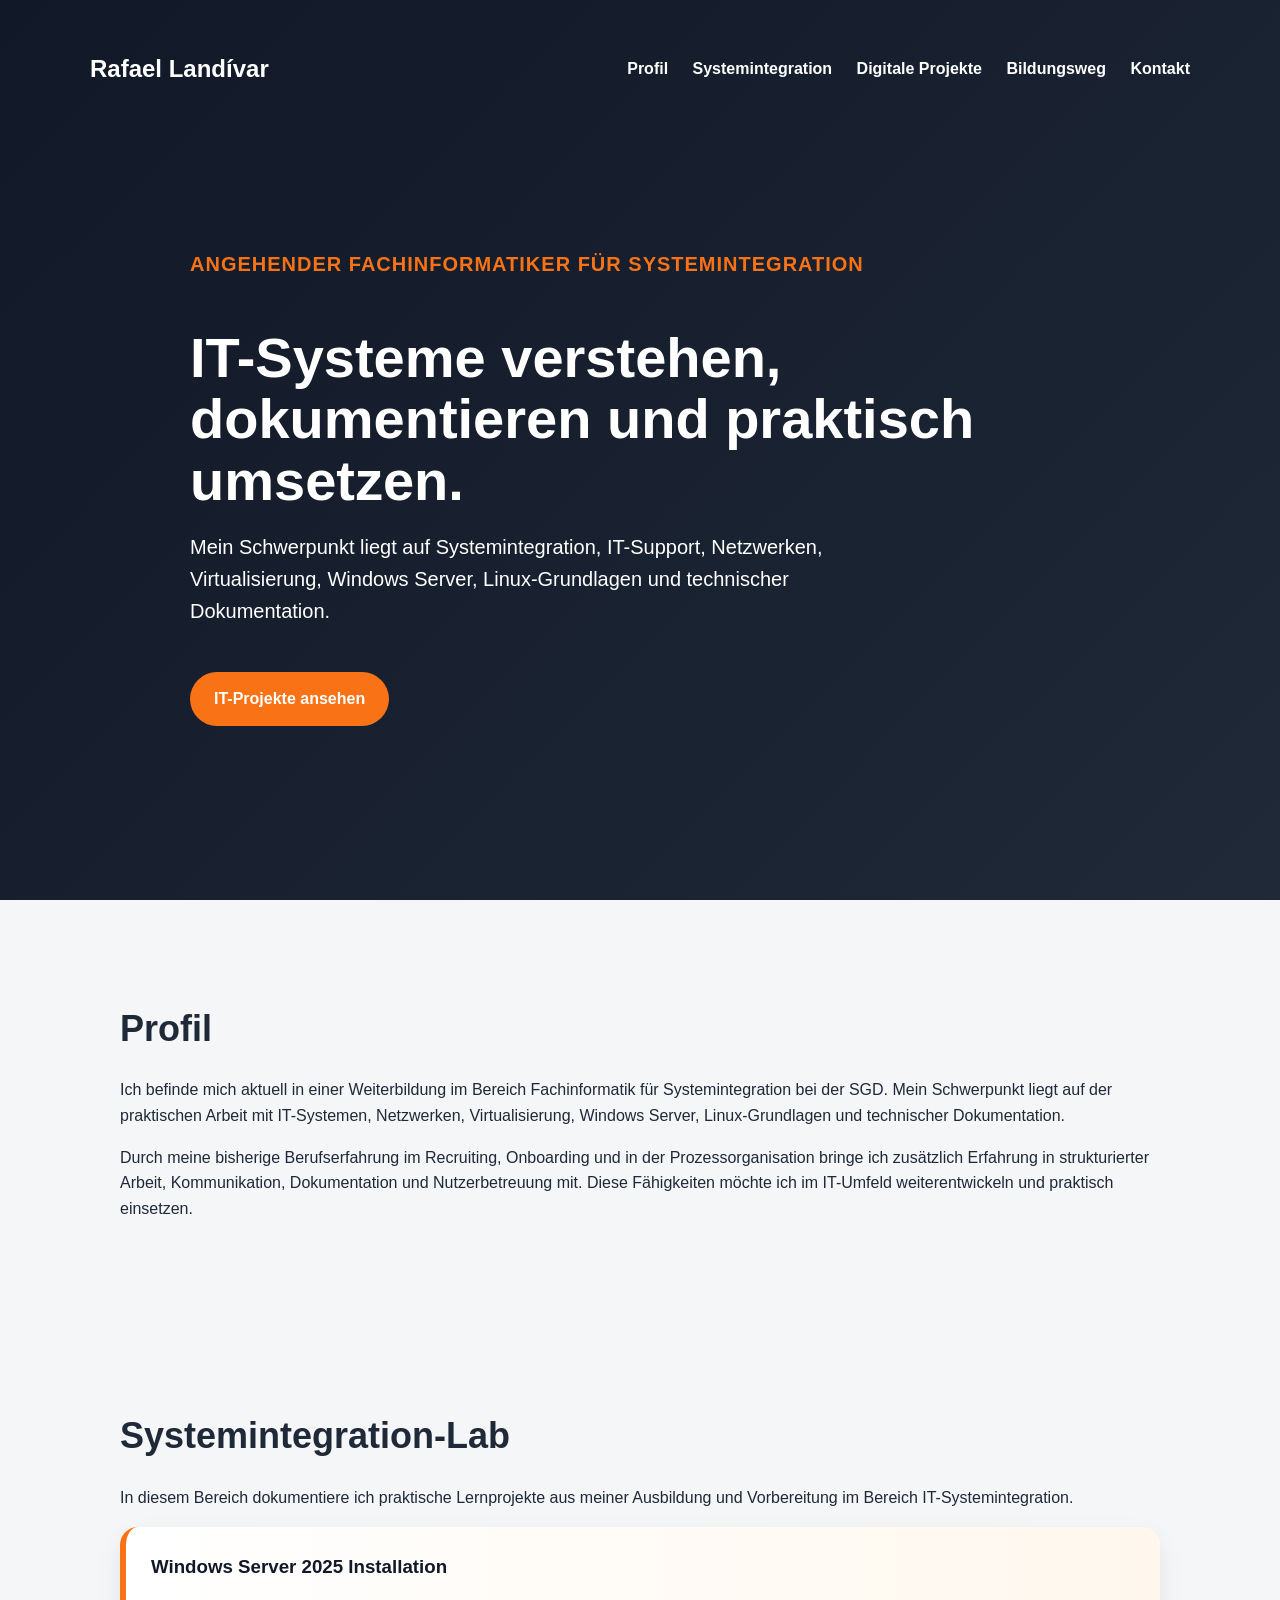
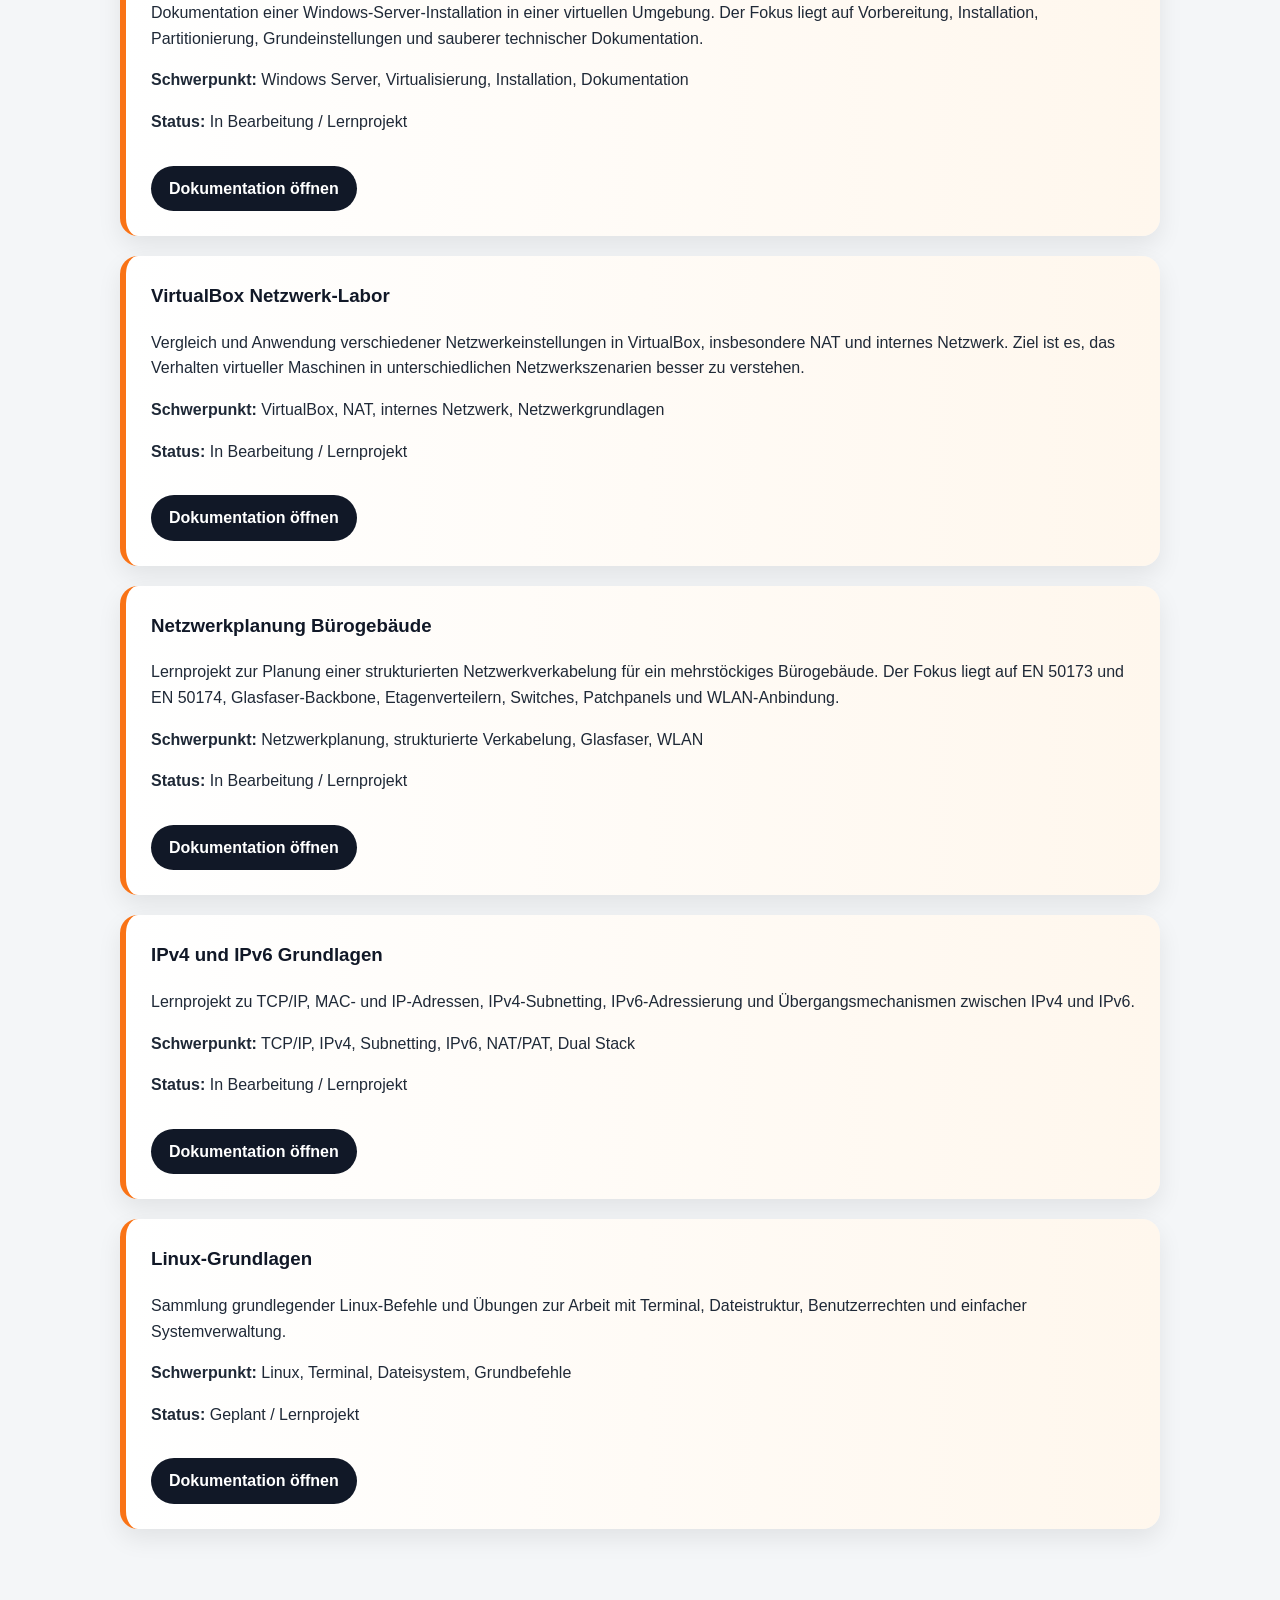
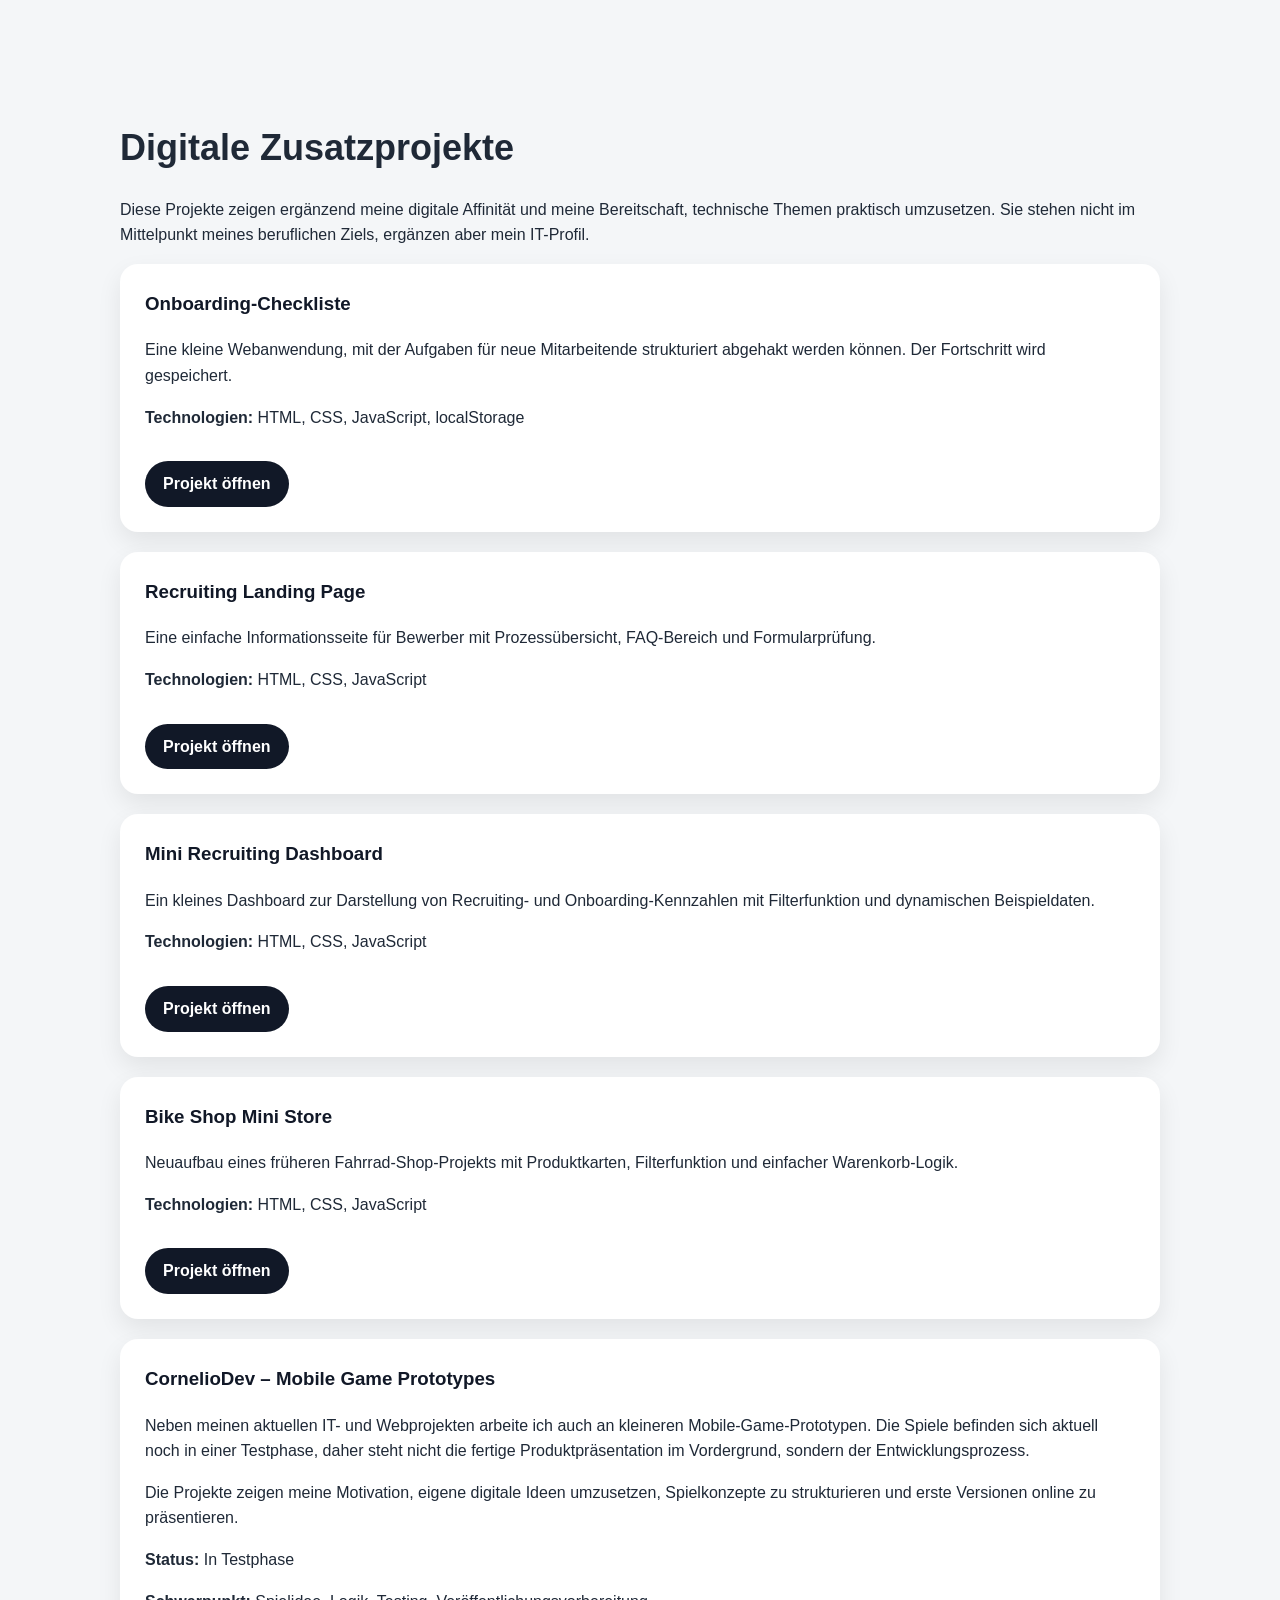
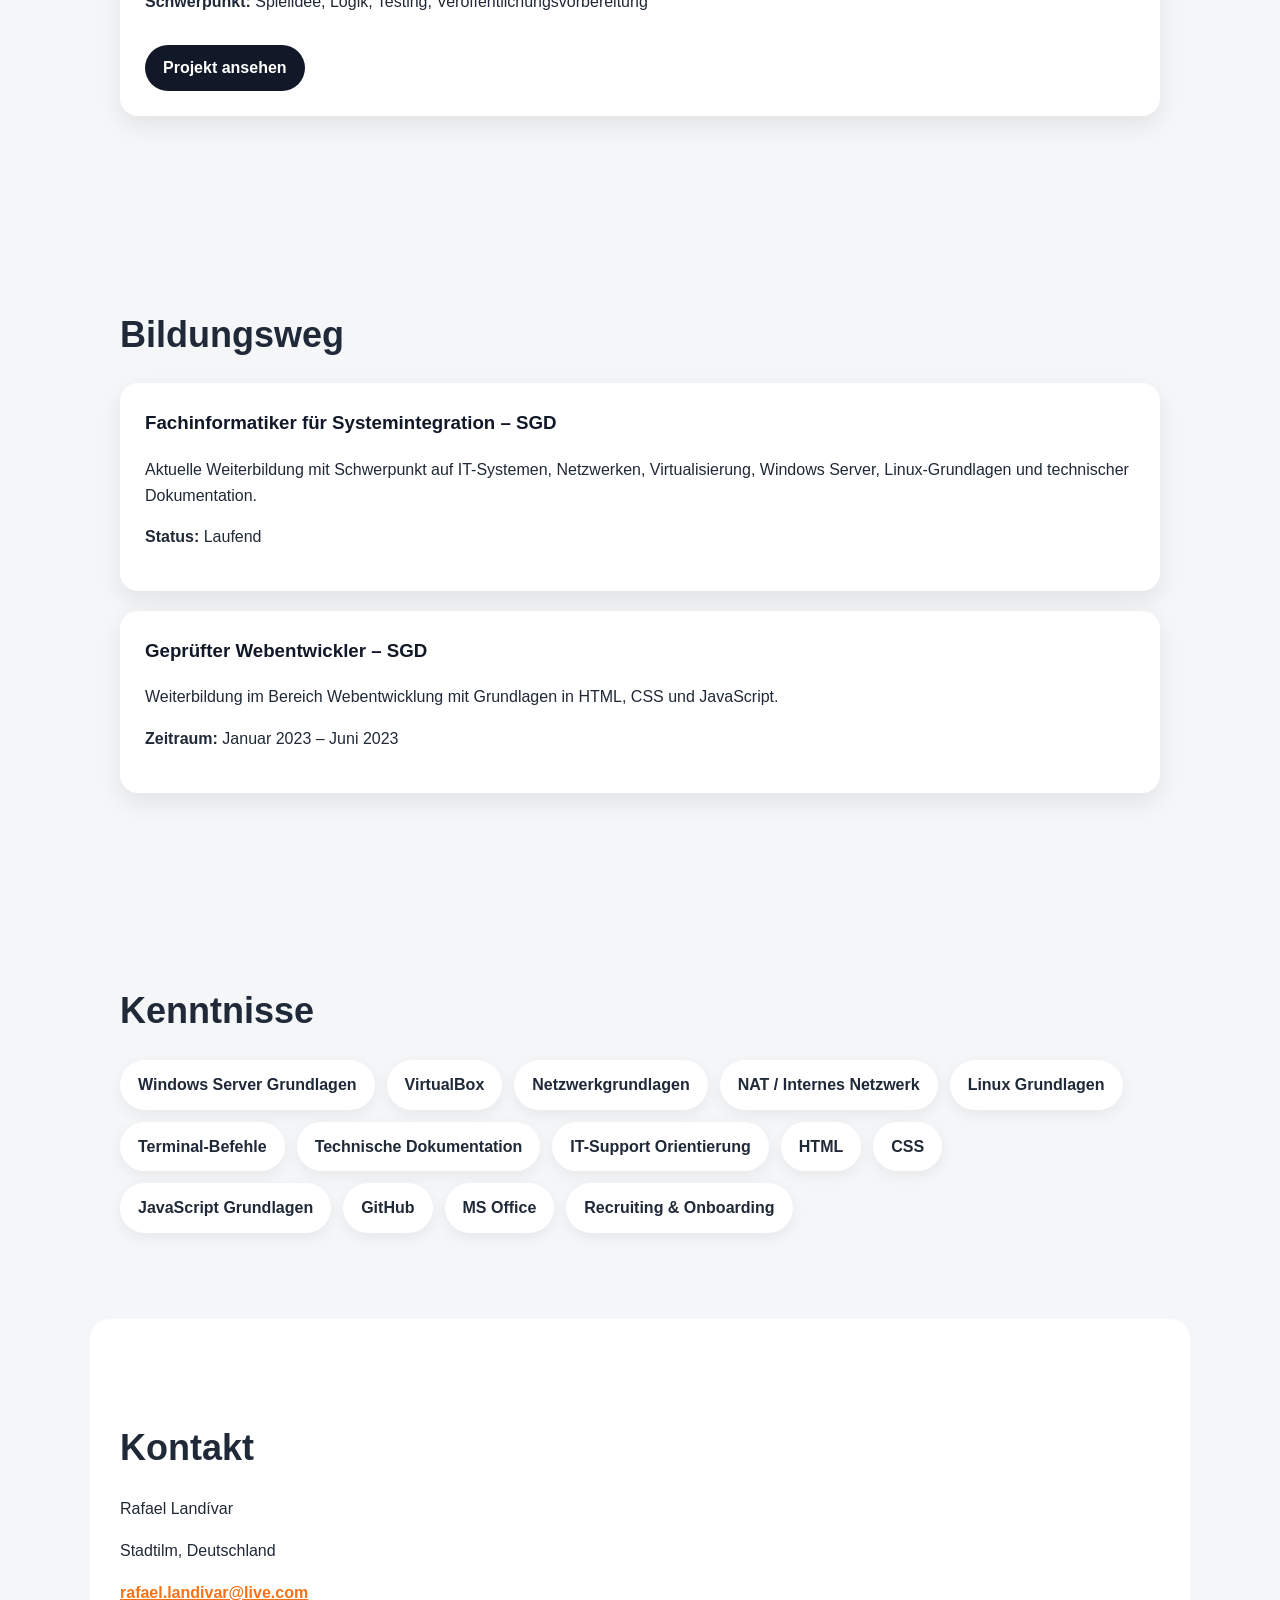
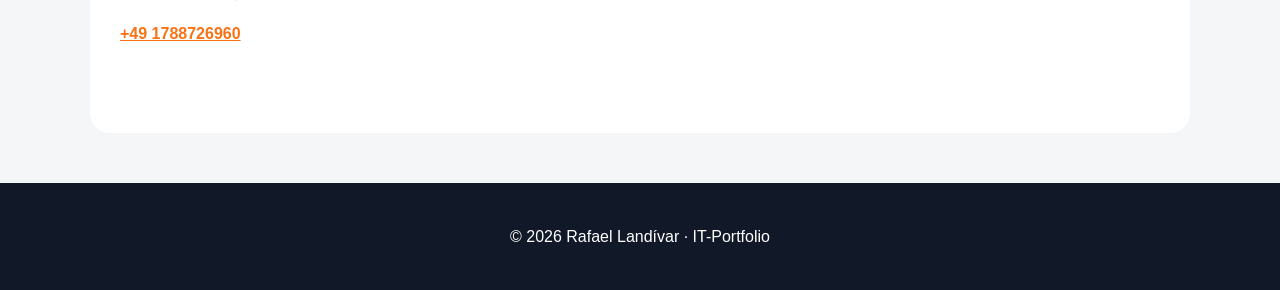
<file: index.html>
<!DOCTYPE html>
<html lang="de">
<head>
  <meta charset="UTF-8">
  <meta name="viewport" content="width=device-width, initial-scale=1.0">
  <title>Rafael Landívar | Fachinformatiker Systemintegration</title>
  <link rel="stylesheet" href="style.css">
</head>
<body>

  <header class="hero">
    <nav class="navbar">
      <h2>Rafael Landívar</h2>
      <div>
        <a href="#profil">Profil</a>
        <a href="#systemintegration">Systemintegration</a>
        <a href="#digitale-projekte">Digitale Projekte</a>
        <a href="#bildungsweg">Bildungsweg</a>
        <a href="#kontakt">Kontakt</a>
      </div>
    </nav>

    <section class="hero-content">
      <p class="subtitle">Angehender Fachinformatiker für Systemintegration</p>
      <h1>IT-Systeme verstehen, dokumentieren und praktisch umsetzen.</h1>
      <p>
        Mein Schwerpunkt liegt auf Systemintegration, IT-Support, Netzwerken,
        Virtualisierung, Windows Server, Linux-Grundlagen und technischer Dokumentation.
      </p>
      <a href="#systemintegration" class="button">IT-Projekte ansehen</a>
    </section>
  </header>

  <main>

    <section id="profil" class="section">
      <h2>Profil</h2>

      <p>
        Ich befinde mich aktuell in einer Weiterbildung im Bereich Fachinformatik
        für Systemintegration bei der SGD. Mein Schwerpunkt liegt auf der praktischen
        Arbeit mit IT-Systemen, Netzwerken, Virtualisierung, Windows Server,
        Linux-Grundlagen und technischer Dokumentation.
      </p>

      <p>
        Durch meine bisherige Berufserfahrung im Recruiting, Onboarding und in der
        Prozessorganisation bringe ich zusätzlich Erfahrung in strukturierter Arbeit,
        Kommunikation, Dokumentation und Nutzerbetreuung mit. Diese Fähigkeiten möchte
        ich im IT-Umfeld weiterentwickeln und praktisch einsetzen.
      </p>
    </section>

    <section id="systemintegration" class="section">
      <h2>Systemintegration-Lab</h2>
      <p>
        In diesem Bereich dokumentiere ich praktische Lernprojekte aus meiner Ausbildung
        und Vorbereitung im Bereich IT-Systemintegration.
      </p>

      <div class="project-card highlight-card">
        <h3>Windows Server 2025 Installation</h3>
        <p>
          Dokumentation einer Windows-Server-Installation in einer virtuellen Umgebung.
          Der Fokus liegt auf Vorbereitung, Installation, Partitionierung,
          Grundeinstellungen und sauberer technischer Dokumentation.
        </p>
        <p><strong>Schwerpunkt:</strong> Windows Server, Virtualisierung, Installation, Dokumentation</p>
        <p><strong>Status:</strong> In Bearbeitung / Lernprojekt</p>
        <a href="projects/windows-server-2025.html" class="button-small">Dokumentation öffnen</a>
      </div>

      <div class="project-card highlight-card">
        <h3>VirtualBox Netzwerk-Labor</h3>
        <p>
          Vergleich und Anwendung verschiedener Netzwerkeinstellungen in VirtualBox,
          insbesondere NAT und internes Netzwerk. Ziel ist es, das Verhalten virtueller
          Maschinen in unterschiedlichen Netzwerkszenarien besser zu verstehen.
        </p>
        <p><strong>Schwerpunkt:</strong> VirtualBox, NAT, internes Netzwerk, Netzwerkgrundlagen</p>
        <p><strong>Status:</strong> In Bearbeitung / Lernprojekt</p>
        <a href="projects/virtualbox-netzwerk.html" class="button-small">Dokumentation öffnen</a>
      </div>
      <div class="project-card highlight-card">
  <h3>Netzwerkplanung Bürogebäude</h3>
  <p>
    Lernprojekt zur Planung einer strukturierten Netzwerkverkabelung für ein
    mehrstöckiges Bürogebäude. Der Fokus liegt auf EN 50173 und EN 50174,
    Glasfaser-Backbone, Etagenverteilern, Switches, Patchpanels und WLAN-Anbindung.
  </p>
  <p><strong>Schwerpunkt:</strong> Netzwerkplanung, strukturierte Verkabelung, Glasfaser, WLAN</p>
  <p><strong>Status:</strong> In Bearbeitung / Lernprojekt</p>
  <a href="projects/netzwerkplanung-buero.html" class="button-small">Dokumentation öffnen</a>
</div>
  <div class="project-card highlight-card">
  <h3>IPv4 und IPv6 Grundlagen</h3>
  <p>
    Lernprojekt zu TCP/IP, MAC- und IP-Adressen, IPv4-Subnetting,
    IPv6-Adressierung und Übergangsmechanismen zwischen IPv4 und IPv6.
  </p>
  <p><strong>Schwerpunkt:</strong> TCP/IP, IPv4, Subnetting, IPv6, NAT/PAT, Dual Stack</p>
  <p><strong>Status:</strong> In Bearbeitung / Lernprojekt</p>
  <a href="projects/ipv4-ipv6-grundlagen.html" class="button-small">Dokumentation öffnen</a>
</div>
      <div class="project-card highlight-card">
        <h3>Linux-Grundlagen</h3>
        <p>
          Sammlung grundlegender Linux-Befehle und Übungen zur Arbeit mit Terminal,
          Dateistruktur, Benutzerrechten und einfacher Systemverwaltung.
        </p>
        <p><strong>Schwerpunkt:</strong> Linux, Terminal, Dateisystem, Grundbefehle</p>
        <p><strong>Status:</strong> Geplant / Lernprojekt</p>
        <a href="projects/linux-grundlagen.html" class="button-small">Dokumentation öffnen</a>
      </div>
    </section>

    <section id="digitale-projekte" class="section">
      <h2>Digitale Zusatzprojekte</h2>
      <p>
        Diese Projekte zeigen ergänzend meine digitale Affinität und meine Bereitschaft,
        technische Themen praktisch umzusetzen. Sie stehen nicht im Mittelpunkt meines
        beruflichen Ziels, ergänzen aber mein IT-Profil.
      </p>

      <div class="project-card">
        <h3>Onboarding-Checkliste</h3>
        <p>
          Eine kleine Webanwendung, mit der Aufgaben für neue Mitarbeitende strukturiert
          abgehakt werden können. Der Fortschritt wird gespeichert.
        </p>
        <p><strong>Technologien:</strong> HTML, CSS, JavaScript, localStorage</p>
        <a href="projects/onboarding-checkliste.html" class="button-small">Projekt öffnen</a>
      </div>

      <div class="project-card">
        <h3>Recruiting Landing Page</h3>
        <p>
          Eine einfache Informationsseite für Bewerber mit Prozessübersicht,
          FAQ-Bereich und Formularprüfung.
        </p>
        <p><strong>Technologien:</strong> HTML, CSS, JavaScript</p>
        <a href="projects/recruiting-landing.html" class="button-small">Projekt öffnen</a>
      </div>

      <div class="project-card">
        <h3>Mini Recruiting Dashboard</h3>
        <p>
          Ein kleines Dashboard zur Darstellung von Recruiting- und Onboarding-Kennzahlen
          mit Filterfunktion und dynamischen Beispieldaten.
        </p>
        <p><strong>Technologien:</strong> HTML, CSS, JavaScript</p>
        <a href="projects/dashboard.html" class="button-small">Projekt öffnen</a>
      </div>

      <div class="project-card">
        <h3>Bike Shop Mini Store</h3>
        <p>
          Neuaufbau eines früheren Fahrrad-Shop-Projekts mit Produktkarten,
          Filterfunktion und einfacher Warenkorb-Logik.
        </p>
        <p><strong>Technologien:</strong> HTML, CSS, JavaScript</p>
        <a href="projects/bike-shop.html" class="button-small">Projekt öffnen</a>
      </div>

      <div class="project-card">
        <h3>CornelioDev – Mobile Game Prototypes</h3>

        <p>
          Neben meinen aktuellen IT- und Webprojekten arbeite ich auch an kleineren
          Mobile-Game-Prototypen. Die Spiele befinden sich aktuell noch in einer
          Testphase, daher steht nicht die fertige Produktpräsentation im Vordergrund,
          sondern der Entwicklungsprozess.
        </p>

        <p>
          Die Projekte zeigen meine Motivation, eigene digitale Ideen umzusetzen,
          Spielkonzepte zu strukturieren und erste Versionen online zu präsentieren.
        </p>

        <p><strong>Status:</strong> In Testphase</p>
        <p><strong>Schwerpunkt:</strong> Spielidee, Logik, Testing, Veröffentlichungsvorbereitung</p>

        <a href="https://corneliodev.carrd.co/" target="_blank" rel="noopener" class="button-small">
          Projekt ansehen
        </a>
      </div>
    </section>

    <section id="bildungsweg" class="section">
      <h2>Bildungsweg</h2>

      <div class="project-card">
        <h3>Fachinformatiker für Systemintegration – SGD</h3>
        <p>
          Aktuelle Weiterbildung mit Schwerpunkt auf IT-Systemen, Netzwerken,
          Virtualisierung, Windows Server, Linux-Grundlagen und technischer Dokumentation.
        </p>
        <p><strong>Status:</strong> Laufend</p>
      </div>

      <div class="project-card">
        <h3>Geprüfter Webentwickler – SGD</h3>
        <p>
          Weiterbildung im Bereich Webentwicklung mit Grundlagen in HTML, CSS und JavaScript.
        </p>
        <p><strong>Zeitraum:</strong> Januar 2023 – Juni 2023</p>
      </div>
    </section>

    <section class="section">
      <h2>Kenntnisse</h2>
      <ul class="skills">
        <li>Windows Server Grundlagen</li>
        <li>VirtualBox</li>
        <li>Netzwerkgrundlagen</li>
        <li>NAT / Internes Netzwerk</li>
        <li>Linux Grundlagen</li>
        <li>Terminal-Befehle</li>
        <li>Technische Dokumentation</li>
        <li>IT-Support Orientierung</li>
        <li>HTML</li>
        <li>CSS</li>
        <li>JavaScript Grundlagen</li>
        <li>GitHub</li>
        <li>MS Office</li>
        <li>Recruiting & Onboarding</li>
      </ul>
    </section>

    <section id="kontakt" class="section contact">
      <h2>Kontakt</h2>
      <p>Rafael Landívar</p>
      <p>Stadtilm, Deutschland</p>
      <p>
        <a href="mailto:rafael.landivar@live.com">rafael.landivar@live.com</a>
      </p>
      <p>
        <a href="tel:+491788726960">+49 1788726960</a>
      </p>
    </section>
  </main>

  <footer>
    <p>© 2026 Rafael Landívar · IT-Portfolio</p>
  </footer>

  <script src="script.js"></script>
</body>
</html>
</file>
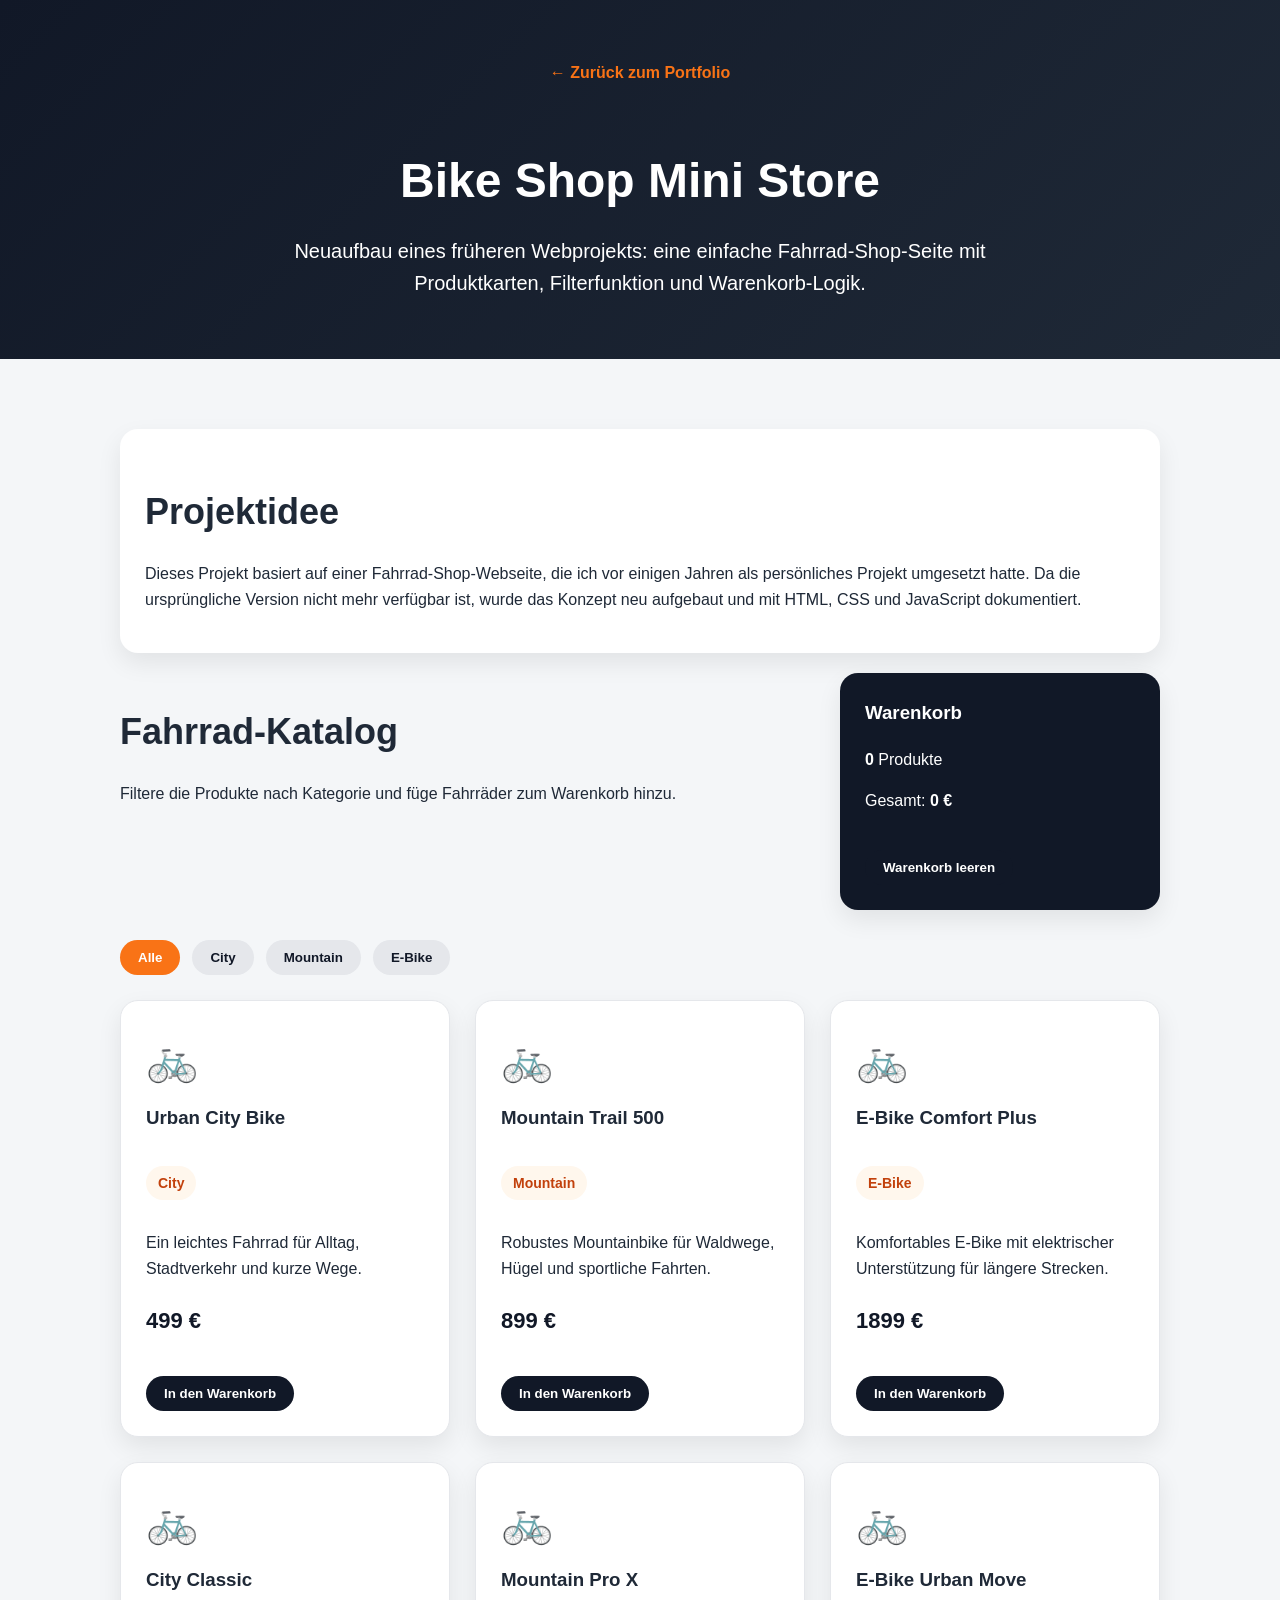
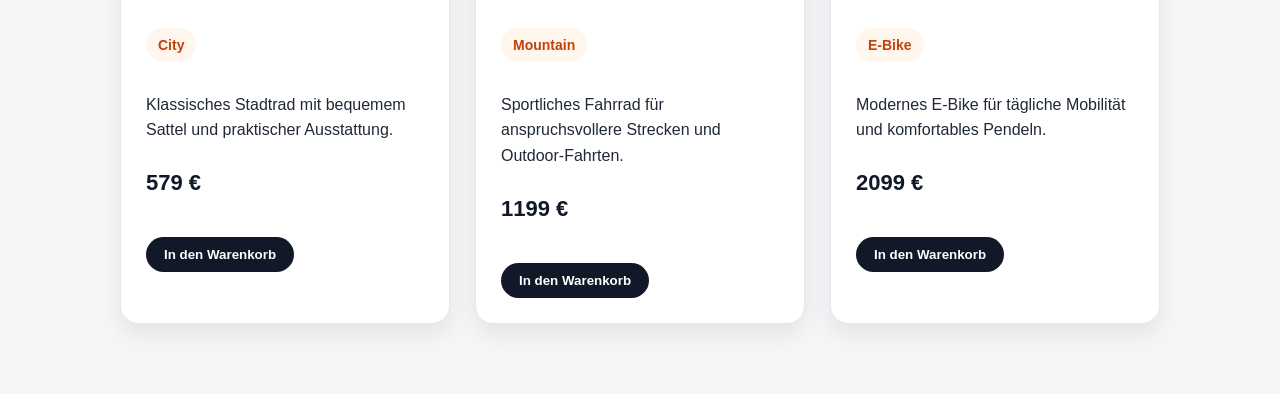
<file: bike-shop.html>
<!DOCTYPE html>
<html lang="de">
<head>
  <meta charset="UTF-8">
  <meta name="viewport" content="width=device-width, initial-scale=1.0">
  <title>Bike Shop | Rafael Landívar</title>
  <link rel="stylesheet" href="../style.css">
</head>
<body>

  <header class="project-header">
    <a href="../index.html" class="back-link">← Zurück zum Portfolio</a>
    <h1>Bike Shop Mini Store</h1>
    <p>
      Neuaufbau eines früheren Webprojekts: eine einfache Fahrrad-Shop-Seite
      mit Produktkarten, Filterfunktion und Warenkorb-Logik.
    </p>
  </header>

  <main class="section">

    <div class="project-card">
      <h2>Projektidee</h2>
      <p>
        Dieses Projekt basiert auf einer Fahrrad-Shop-Webseite, die ich vor einigen Jahren
        als persönliches Projekt umgesetzt hatte. Da die ursprüngliche Version nicht mehr
        verfügbar ist, wurde das Konzept neu aufgebaut und mit HTML, CSS und JavaScript
        dokumentiert.
      </p>
    </div>

    <div class="shop-summary">
      <div>
        <h2>Fahrrad-Katalog</h2>
        <p>Filtere die Produkte nach Kategorie und füge Fahrräder zum Warenkorb hinzu.</p>
      </div>

      <div class="cart-box">
        <h3>Warenkorb</h3>
        <p><strong id="cartCount">0</strong> Produkte</p>
        <p>Gesamt: <strong id="cartTotal">0 €</strong></p>
        <button id="resetCart" class="button-small reset-button">Warenkorb leeren</button>
      </div>
    </div>

    <div class="filter-buttons">
      <button class="filter-button active" data-category="all">Alle</button>
      <button class="filter-button" data-category="City">City</button>
      <button class="filter-button" data-category="Mountain">Mountain</button>
      <button class="filter-button" data-category="E-Bike">E-Bike</button>
    </div>

    <div id="productList" class="product-list"></div>

  </main>

  <script src="bike-shop.js"></script>
</body>
</html>
</file>
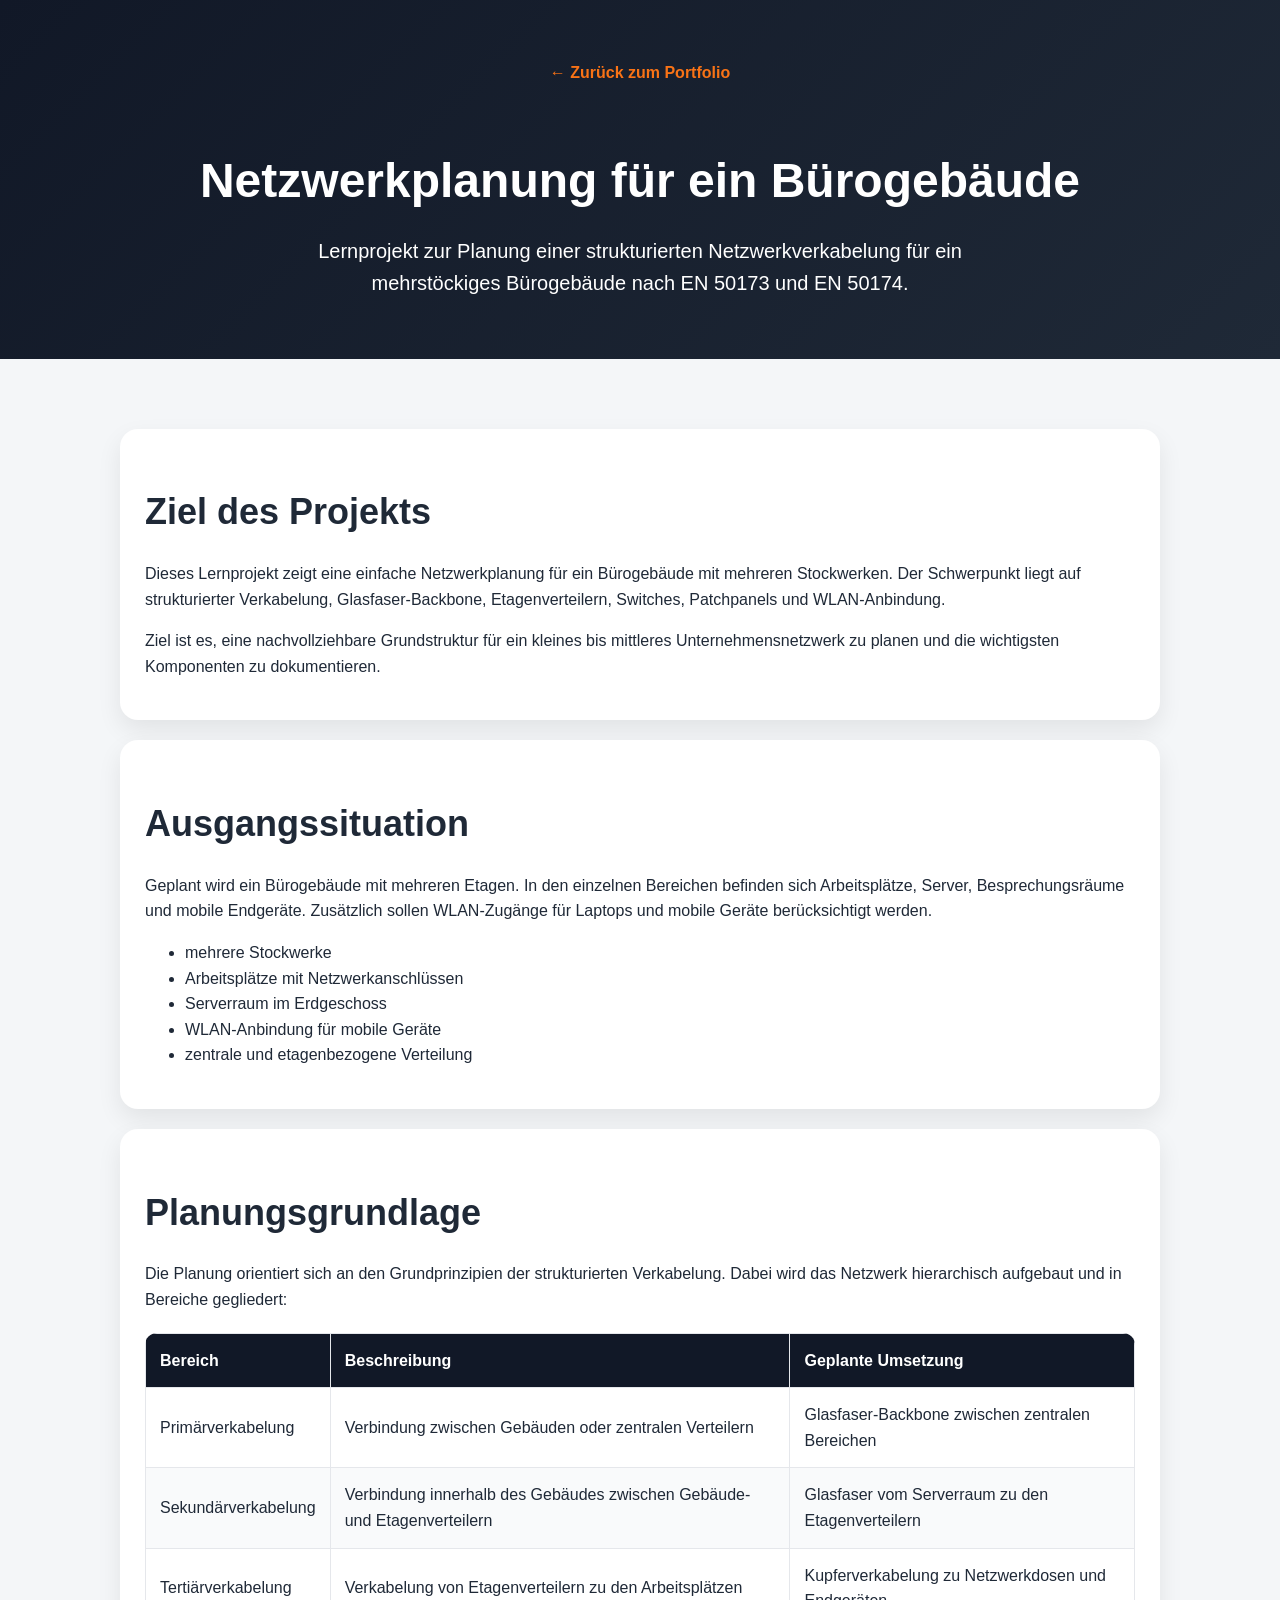
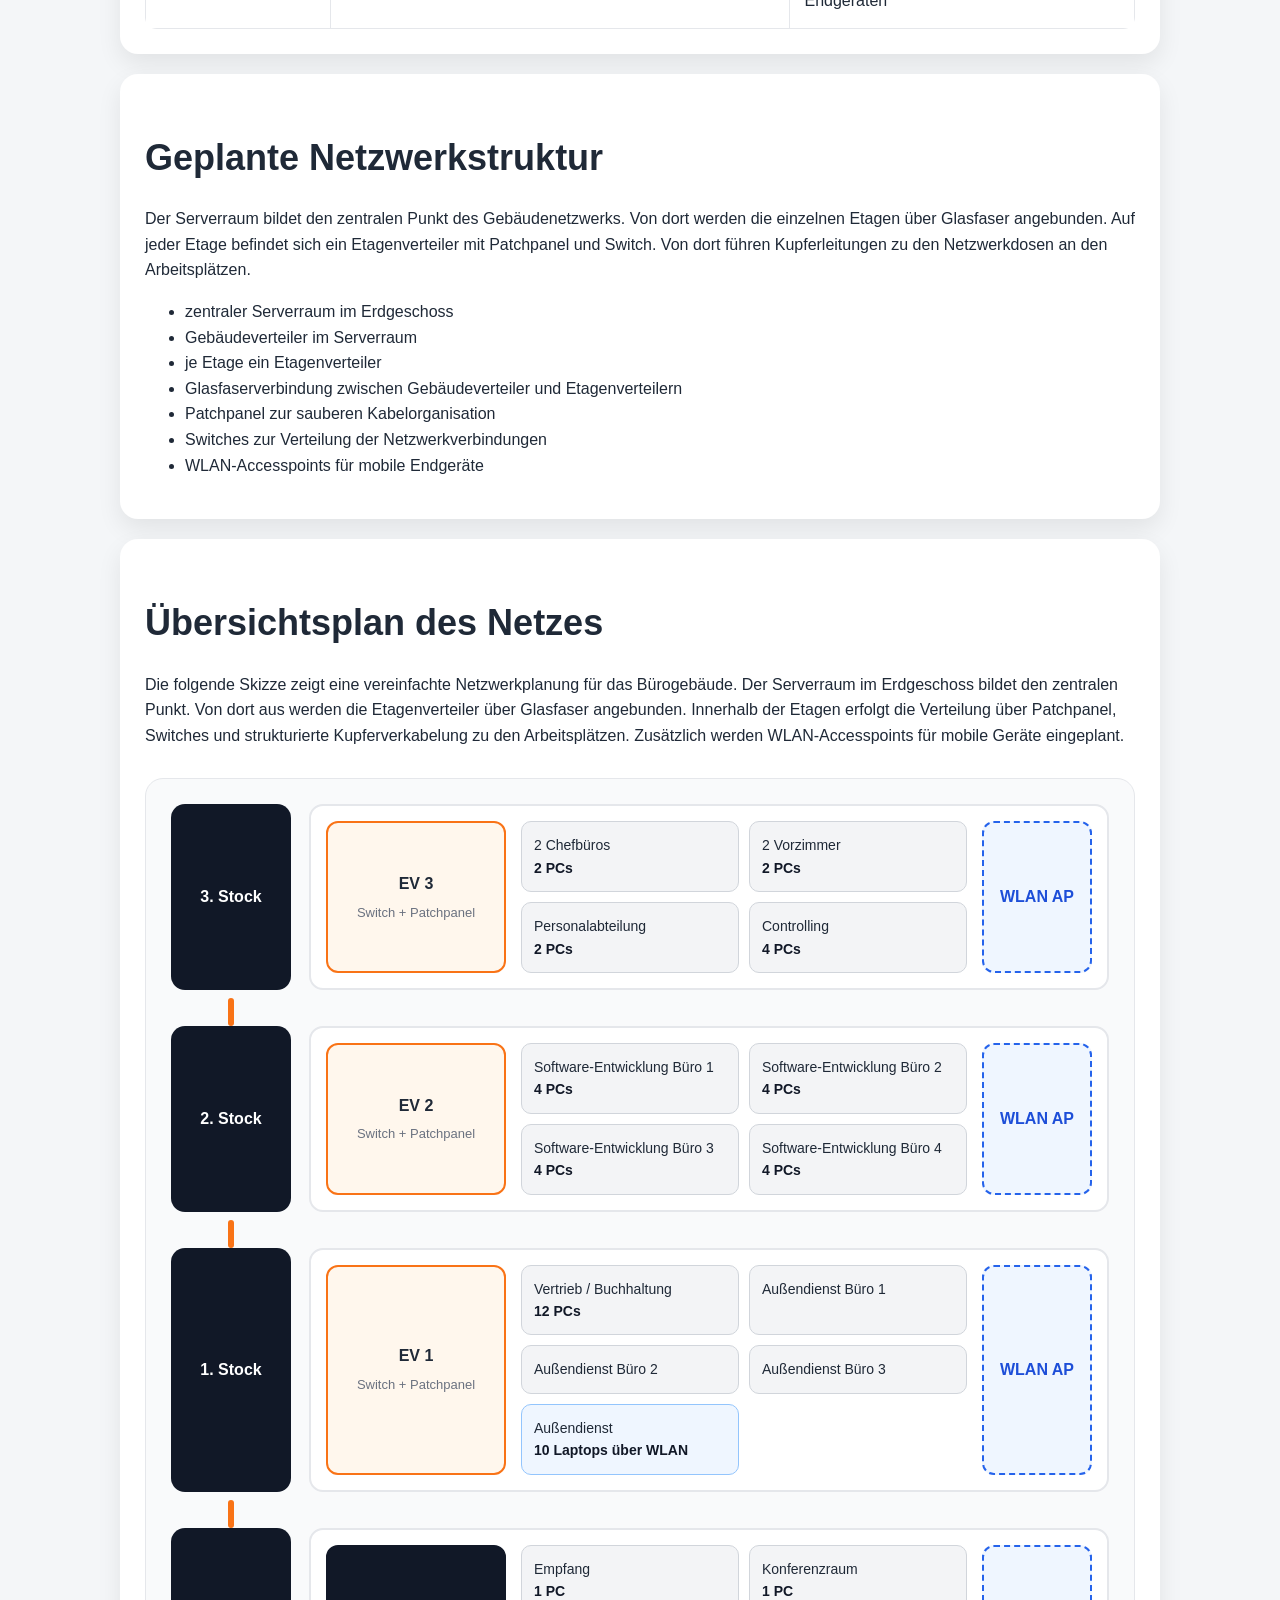
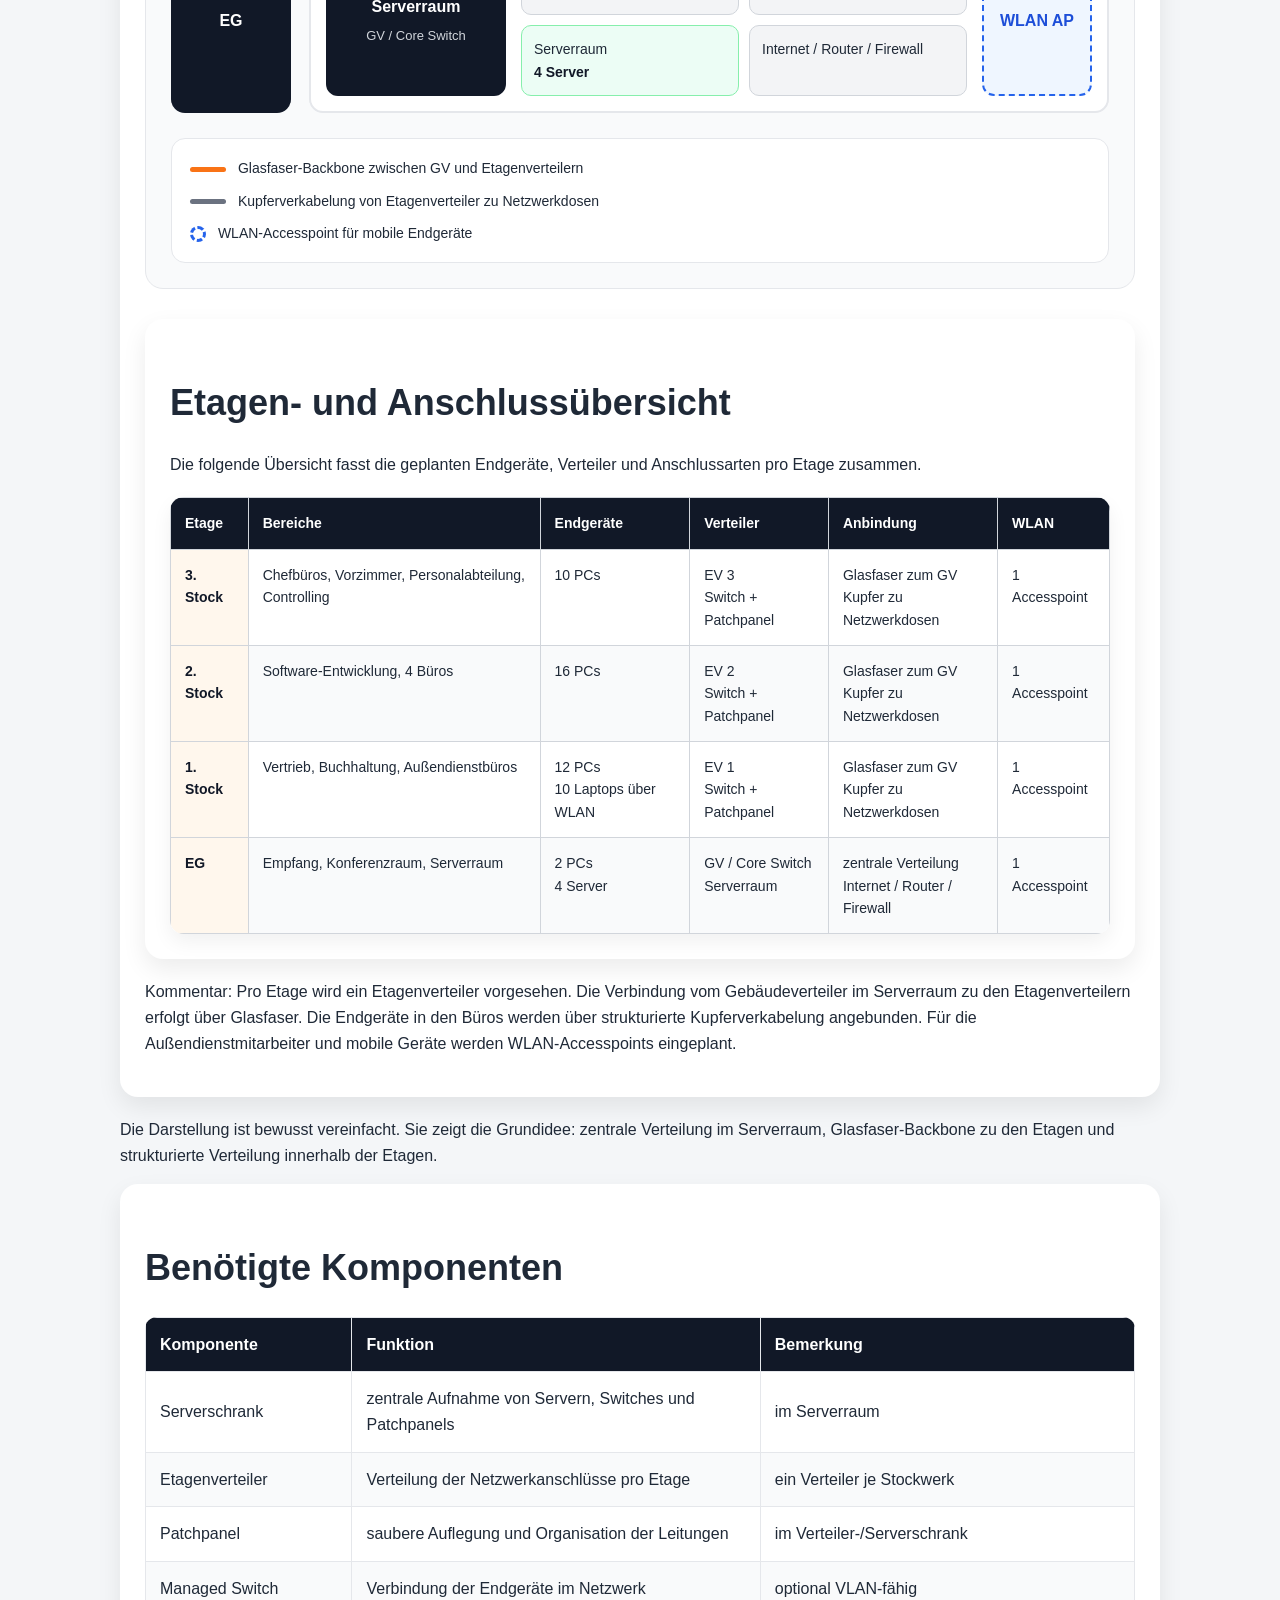
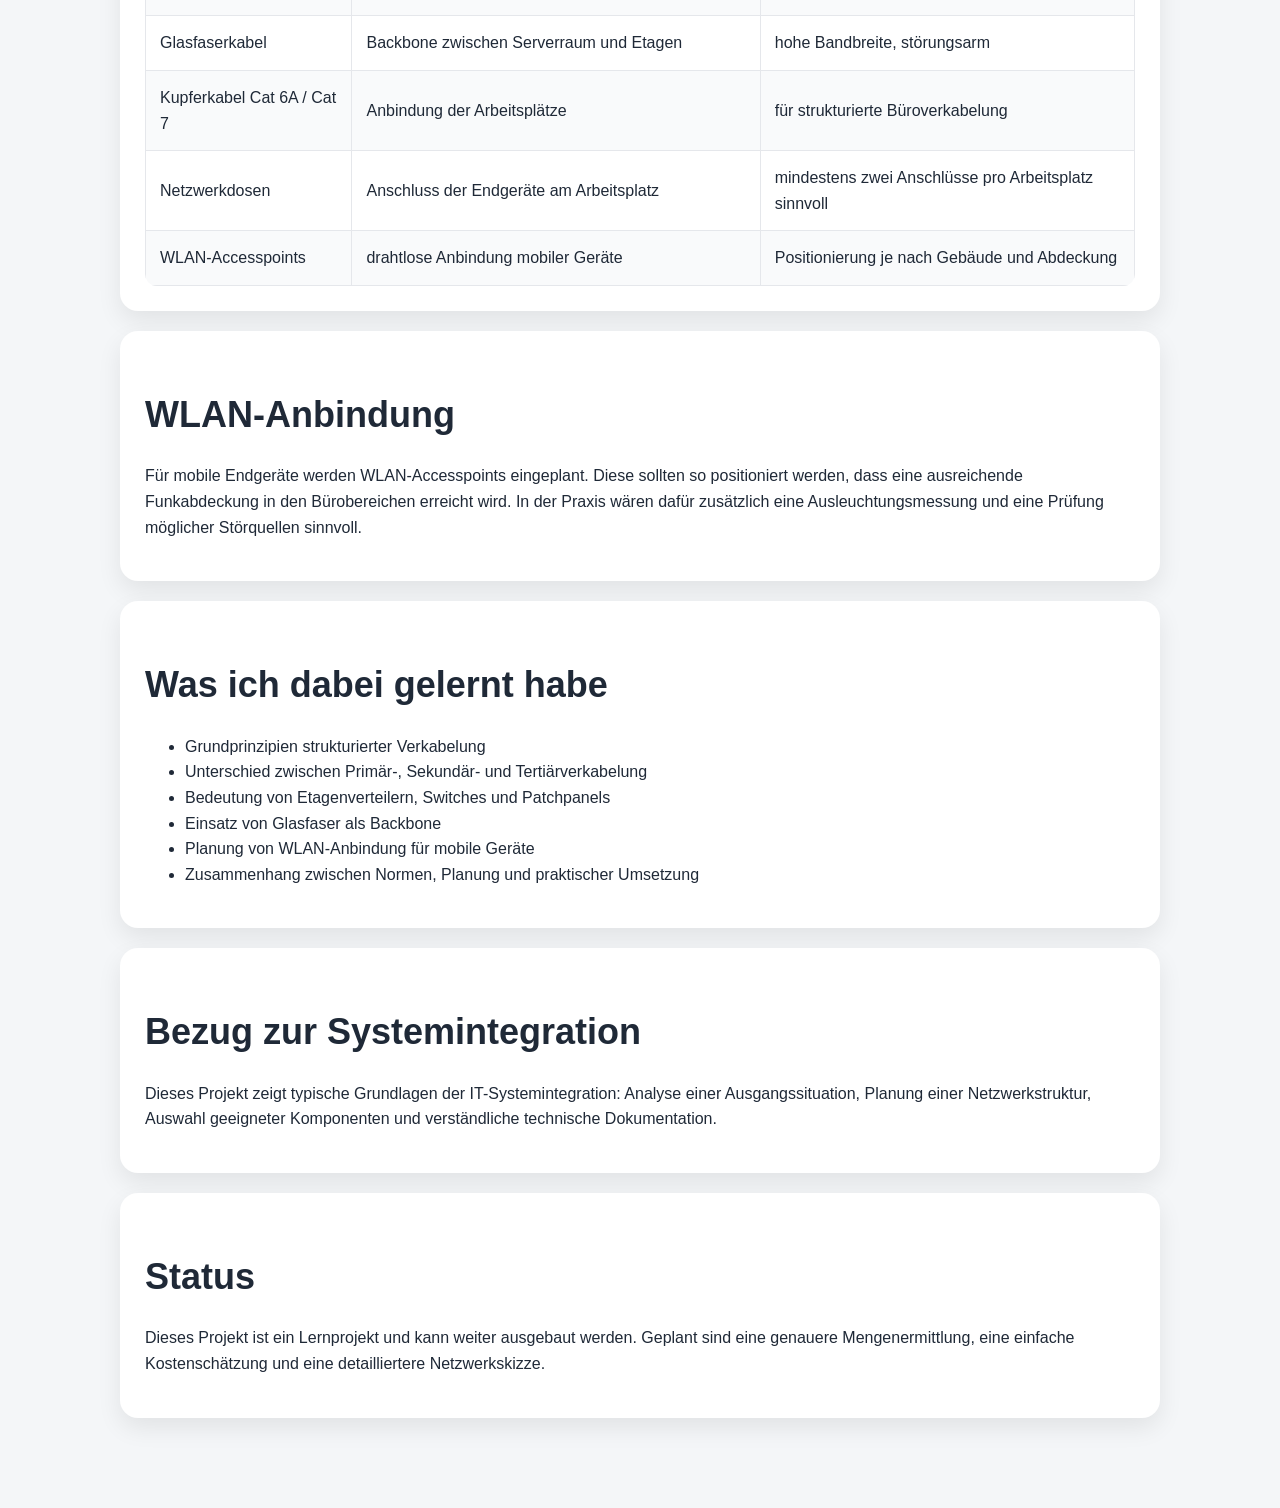
<file: netzwerkplanung-buero.html>
<!DOCTYPE html>
<html lang="de">
<head>
  <meta charset="UTF-8">
  <meta name="viewport" content="width=device-width, initial-scale=1.0">
  <title>Netzwerkplanung Bürogebäude | Rafael Landívar</title>
  <link rel="stylesheet" href="../style.css">
</head>
<body>

  <header class="project-header">
    <a href="../index.html" class="back-link">← Zurück zum Portfolio</a>
    <h1>Netzwerkplanung für ein Bürogebäude</h1>
    <p>
      Lernprojekt zur Planung einer strukturierten Netzwerkverkabelung für ein
      mehrstöckiges Bürogebäude nach EN 50173 und EN 50174.
    </p>
  </header>

  <main class="section">

    <div class="project-card">
      <h2>Ziel des Projekts</h2>
      <p>
        Dieses Lernprojekt zeigt eine einfache Netzwerkplanung für ein Bürogebäude
        mit mehreren Stockwerken. Der Schwerpunkt liegt auf strukturierter Verkabelung,
        Glasfaser-Backbone, Etagenverteilern, Switches, Patchpanels und WLAN-Anbindung.
      </p>
      <p>
        Ziel ist es, eine nachvollziehbare Grundstruktur für ein kleines bis mittleres
        Unternehmensnetzwerk zu planen und die wichtigsten Komponenten zu dokumentieren.
      </p>
    </div>

    <div class="project-card">
      <h2>Ausgangssituation</h2>
      <p>
        Geplant wird ein Bürogebäude mit mehreren Etagen. In den einzelnen Bereichen
        befinden sich Arbeitsplätze, Server, Besprechungsräume und mobile Endgeräte.
        Zusätzlich sollen WLAN-Zugänge für Laptops und mobile Geräte berücksichtigt werden.
      </p>
      <ul>
        <li>mehrere Stockwerke</li>
        <li>Arbeitsplätze mit Netzwerkanschlüssen</li>
        <li>Serverraum im Erdgeschoss</li>
        <li>WLAN-Anbindung für mobile Geräte</li>
        <li>zentrale und etagenbezogene Verteilung</li>
      </ul>
    </div>

    <div class="project-card">
      <h2>Planungsgrundlage</h2>
      <p>
        Die Planung orientiert sich an den Grundprinzipien der strukturierten Verkabelung.
        Dabei wird das Netzwerk hierarchisch aufgebaut und in Bereiche gegliedert:
      </p>

      <table class="info-table">
        <thead>
          <tr>
            <th>Bereich</th>
            <th>Beschreibung</th>
            <th>Geplante Umsetzung</th>
          </tr>
        </thead>
        <tbody>
          <tr>
            <td>Primärverkabelung</td>
            <td>Verbindung zwischen Gebäuden oder zentralen Verteilern</td>
            <td>Glasfaser-Backbone zwischen zentralen Bereichen</td>
          </tr>
          <tr>
            <td>Sekundärverkabelung</td>
            <td>Verbindung innerhalb des Gebäudes zwischen Gebäude- und Etagenverteilern</td>
            <td>Glasfaser vom Serverraum zu den Etagenverteilern</td>
          </tr>
          <tr>
            <td>Tertiärverkabelung</td>
            <td>Verkabelung von Etagenverteilern zu den Arbeitsplätzen</td>
            <td>Kupferverkabelung zu Netzwerkdosen und Endgeräten</td>
          </tr>
        </tbody>
      </table>
    </div>

    <div class="project-card">
      <h2>Geplante Netzwerkstruktur</h2>
      <p>
        Der Serverraum bildet den zentralen Punkt des Gebäudenetzwerks. Von dort werden
        die einzelnen Etagen über Glasfaser angebunden. Auf jeder Etage befindet sich ein
        Etagenverteiler mit Patchpanel und Switch. Von dort führen Kupferleitungen zu den
        Netzwerkdosen an den Arbeitsplätzen.
      </p>

      <ul>
        <li>zentraler Serverraum im Erdgeschoss</li>
        <li>Gebäudeverteiler im Serverraum</li>
        <li>je Etage ein Etagenverteiler</li>
        <li>Glasfaserverbindung zwischen Gebäudeverteiler und Etagenverteilern</li>
        <li>Patchpanel zur sauberen Kabelorganisation</li>
        <li>Switches zur Verteilung der Netzwerkverbindungen</li>
        <li>WLAN-Accesspoints für mobile Endgeräte</li>
      </ul>
    </div>

    <div class="project-card">
  <h2>Übersichtsplan des Netzes</h2>

  <p>
    Die folgende Skizze zeigt eine vereinfachte Netzwerkplanung für das Bürogebäude.
    Der Serverraum im Erdgeschoss bildet den zentralen Punkt. Von dort aus werden
    die Etagenverteiler über Glasfaser angebunden. Innerhalb der Etagen erfolgt die
    Verteilung über Patchpanel, Switches und strukturierte Kupferverkabelung zu den
    Arbeitsplätzen. Zusätzlich werden WLAN-Accesspoints für mobile Geräte eingeplant.
  </p>

  <div class="building-sketch">

    <div class="floor">
      <div class="floor-label">3. Stock</div>

      <div class="floor-content">
        <div class="floor-distributor">
          EV 3<br>
          <span>Switch + Patchpanel</span>
        </div>

        <div class="floor-rooms">
          <div class="room">2 Chefbüros<br><strong>2 PCs</strong></div>
          <div class="room">2 Vorzimmer<br><strong>2 PCs</strong></div>
          <div class="room">Personalabteilung<br><strong>2 PCs</strong></div>
          <div class="room">Controlling<br><strong>4 PCs</strong></div>
        </div>

        <div class="wifi-box">WLAN AP</div>
      </div>
    </div>

    <div class="backbone-line"></div>

    <div class="floor">
      <div class="floor-label">2. Stock</div>

      <div class="floor-content">
        <div class="floor-distributor">
          EV 2<br>
          <span>Switch + Patchpanel</span>
        </div>

        <div class="floor-rooms">
          <div class="room">Software-Entwicklung Büro 1<br><strong>4 PCs</strong></div>
          <div class="room">Software-Entwicklung Büro 2<br><strong>4 PCs</strong></div>
          <div class="room">Software-Entwicklung Büro 3<br><strong>4 PCs</strong></div>
          <div class="room">Software-Entwicklung Büro 4<br><strong>4 PCs</strong></div>
        </div>

        <div class="wifi-box">WLAN AP</div>
      </div>
    </div>

    <div class="backbone-line"></div>

    <div class="floor">
      <div class="floor-label">1. Stock</div>

      <div class="floor-content">
        <div class="floor-distributor">
          EV 1<br>
          <span>Switch + Patchpanel</span>
        </div>

        <div class="floor-rooms">
          <div class="room">Vertrieb / Buchhaltung<br><strong>12 PCs</strong></div>
          <div class="room">Außendienst Büro 1</div>
          <div class="room">Außendienst Büro 2</div>
          <div class="room">Außendienst Büro 3</div>
          <div class="room wlan-room">Außendienst<br><strong>10 Laptops über WLAN</strong></div>
        </div>

        <div class="wifi-box">WLAN AP</div>
      </div>
    </div>

    <div class="backbone-line"></div>

    <div class="floor ground-floor">
      <div class="floor-label">EG</div>

      <div class="floor-content">
        <div class="floor-distributor main-distributor">
          Serverraum<br>
          <span>GV / Core Switch</span>
        </div>

        <div class="floor-rooms">
          <div class="room">Empfang<br><strong>1 PC</strong></div>
          <div class="room">Konferenzraum<br><strong>1 PC</strong></div>
          <div class="room server-room">Serverraum<br><strong>4 Server</strong></div>
          <div class="room">Internet / Router / Firewall</div>
        </div>

        <div class="wifi-box">WLAN AP</div>
      </div>
    </div>

    <div class="legend">
      <div><span class="legend-line fiber"></span> Glasfaser-Backbone zwischen GV und Etagenverteilern</div>
      <div><span class="legend-line copper"></span> Kupferverkabelung von Etagenverteiler zu Netzwerkdosen</div>
      <div><span class="legend-dot"></span> WLAN-Accesspoint für mobile Endgeräte</div>
    </div>

  </div>
  <div class="project-card">
  <h2>Etagen- und Anschlussübersicht</h2>

  <p>
    Die folgende Übersicht fasst die geplanten Endgeräte, Verteiler und
    Anschlussarten pro Etage zusammen.
  </p>

  <table class="network-plan-table">
    <thead>
      <tr>
        <th>Etage</th>
        <th>Bereiche</th>
        <th>Endgeräte</th>
        <th>Verteiler</th>
        <th>Anbindung</th>
        <th>WLAN</th>
      </tr>
    </thead>

    <tbody>
      <tr>
        <td><strong>3. Stock</strong></td>
        <td>Chefbüros, Vorzimmer, Personalabteilung, Controlling</td>
        <td>10 PCs</td>
        <td>EV 3<br>Switch + Patchpanel</td>
        <td>Glasfaser zum GV<br>Kupfer zu Netzwerkdosen</td>
        <td>1 Accesspoint</td>
      </tr>

      <tr>
        <td><strong>2. Stock</strong></td>
        <td>Software-Entwicklung, 4 Büros</td>
        <td>16 PCs</td>
        <td>EV 2<br>Switch + Patchpanel</td>
        <td>Glasfaser zum GV<br>Kupfer zu Netzwerkdosen</td>
        <td>1 Accesspoint</td>
      </tr>

      <tr>
        <td><strong>1. Stock</strong></td>
        <td>Vertrieb, Buchhaltung, Außendienstbüros</td>
        <td>12 PCs<br>10 Laptops über WLAN</td>
        <td>EV 1<br>Switch + Patchpanel</td>
        <td>Glasfaser zum GV<br>Kupfer zu Netzwerkdosen</td>
        <td>1 Accesspoint</td>
      </tr>

      <tr>
        <td><strong>EG</strong></td>
        <td>Empfang, Konferenzraum, Serverraum</td>
        <td>2 PCs<br>4 Server</td>
        <td>GV / Core Switch<br>Serverraum</td>
        <td>zentrale Verteilung<br>Internet / Router / Firewall</td>
        <td>1 Accesspoint</td>
      </tr>
    </tbody>
  </table>
</div>
  <p>
    Kommentar: Pro Etage wird ein Etagenverteiler vorgesehen. Die Verbindung vom
    Gebäudeverteiler im Serverraum zu den Etagenverteilern erfolgt über Glasfaser.
    Die Endgeräte in den Büros werden über strukturierte Kupferverkabelung angebunden.
    Für die Außendienstmitarbeiter und mobile Geräte werden WLAN-Accesspoints eingeplant.
  </p>
</div>

      <p>
        Die Darstellung ist bewusst vereinfacht. Sie zeigt die Grundidee: zentrale
        Verteilung im Serverraum, Glasfaser-Backbone zu den Etagen und strukturierte
        Verteilung innerhalb der Etagen.
      </p>
    </div>

    <div class="project-card">
      <h2>Benötigte Komponenten</h2>

      <table class="info-table">
        <thead>
          <tr>
            <th>Komponente</th>
            <th>Funktion</th>
            <th>Bemerkung</th>
          </tr>
        </thead>
        <tbody>
          <tr>
            <td>Serverschrank</td>
            <td>zentrale Aufnahme von Servern, Switches und Patchpanels</td>
            <td>im Serverraum</td>
          </tr>
          <tr>
            <td>Etagenverteiler</td>
            <td>Verteilung der Netzwerkanschlüsse pro Etage</td>
            <td>ein Verteiler je Stockwerk</td>
          </tr>
          <tr>
            <td>Patchpanel</td>
            <td>saubere Auflegung und Organisation der Leitungen</td>
            <td>im Verteiler-/Serverschrank</td>
          </tr>
          <tr>
            <td>Managed Switch</td>
            <td>Verbindung der Endgeräte im Netzwerk</td>
            <td>optional VLAN-fähig</td>
          </tr>
          <tr>
            <td>Glasfaserkabel</td>
            <td>Backbone zwischen Serverraum und Etagen</td>
            <td>hohe Bandbreite, störungsarm</td>
          </tr>
          <tr>
            <td>Kupferkabel Cat 6A / Cat 7</td>
            <td>Anbindung der Arbeitsplätze</td>
            <td>für strukturierte Büroverkabelung</td>
          </tr>
          <tr>
            <td>Netzwerkdosen</td>
            <td>Anschluss der Endgeräte am Arbeitsplatz</td>
            <td>mindestens zwei Anschlüsse pro Arbeitsplatz sinnvoll</td>
          </tr>
          <tr>
            <td>WLAN-Accesspoints</td>
            <td>drahtlose Anbindung mobiler Geräte</td>
            <td>Positionierung je nach Gebäude und Abdeckung</td>
          </tr>
        </tbody>
      </table>
    </div>

    <div class="project-card">
      <h2>WLAN-Anbindung</h2>
      <p>
        Für mobile Endgeräte werden WLAN-Accesspoints eingeplant. Diese sollten so
        positioniert werden, dass eine ausreichende Funkabdeckung in den Bürobereichen
        erreicht wird. In der Praxis wären dafür zusätzlich eine Ausleuchtungsmessung und
        eine Prüfung möglicher Störquellen sinnvoll.
      </p>
    </div>

    <div class="project-card">
      <h2>Was ich dabei gelernt habe</h2>
      <ul>
        <li>Grundprinzipien strukturierter Verkabelung</li>
        <li>Unterschied zwischen Primär-, Sekundär- und Tertiärverkabelung</li>
        <li>Bedeutung von Etagenverteilern, Switches und Patchpanels</li>
        <li>Einsatz von Glasfaser als Backbone</li>
        <li>Planung von WLAN-Anbindung für mobile Geräte</li>
        <li>Zusammenhang zwischen Normen, Planung und praktischer Umsetzung</li>
      </ul>
    </div>

    <div class="project-card">
      <h2>Bezug zur Systemintegration</h2>
      <p>
        Dieses Projekt zeigt typische Grundlagen der IT-Systemintegration: Analyse einer
        Ausgangssituation, Planung einer Netzwerkstruktur, Auswahl geeigneter Komponenten
        und verständliche technische Dokumentation.
      </p>
    </div>

    <div class="project-card">
      <h2>Status</h2>
      <p>
        Dieses Projekt ist ein Lernprojekt und kann weiter ausgebaut werden. Geplant sind
        eine genauere Mengenermittlung, eine einfache Kostenschätzung und eine detailliertere
        Netzwerkskizze.
      </p>
    </div>

  </main>

</body>
</html>
</file>
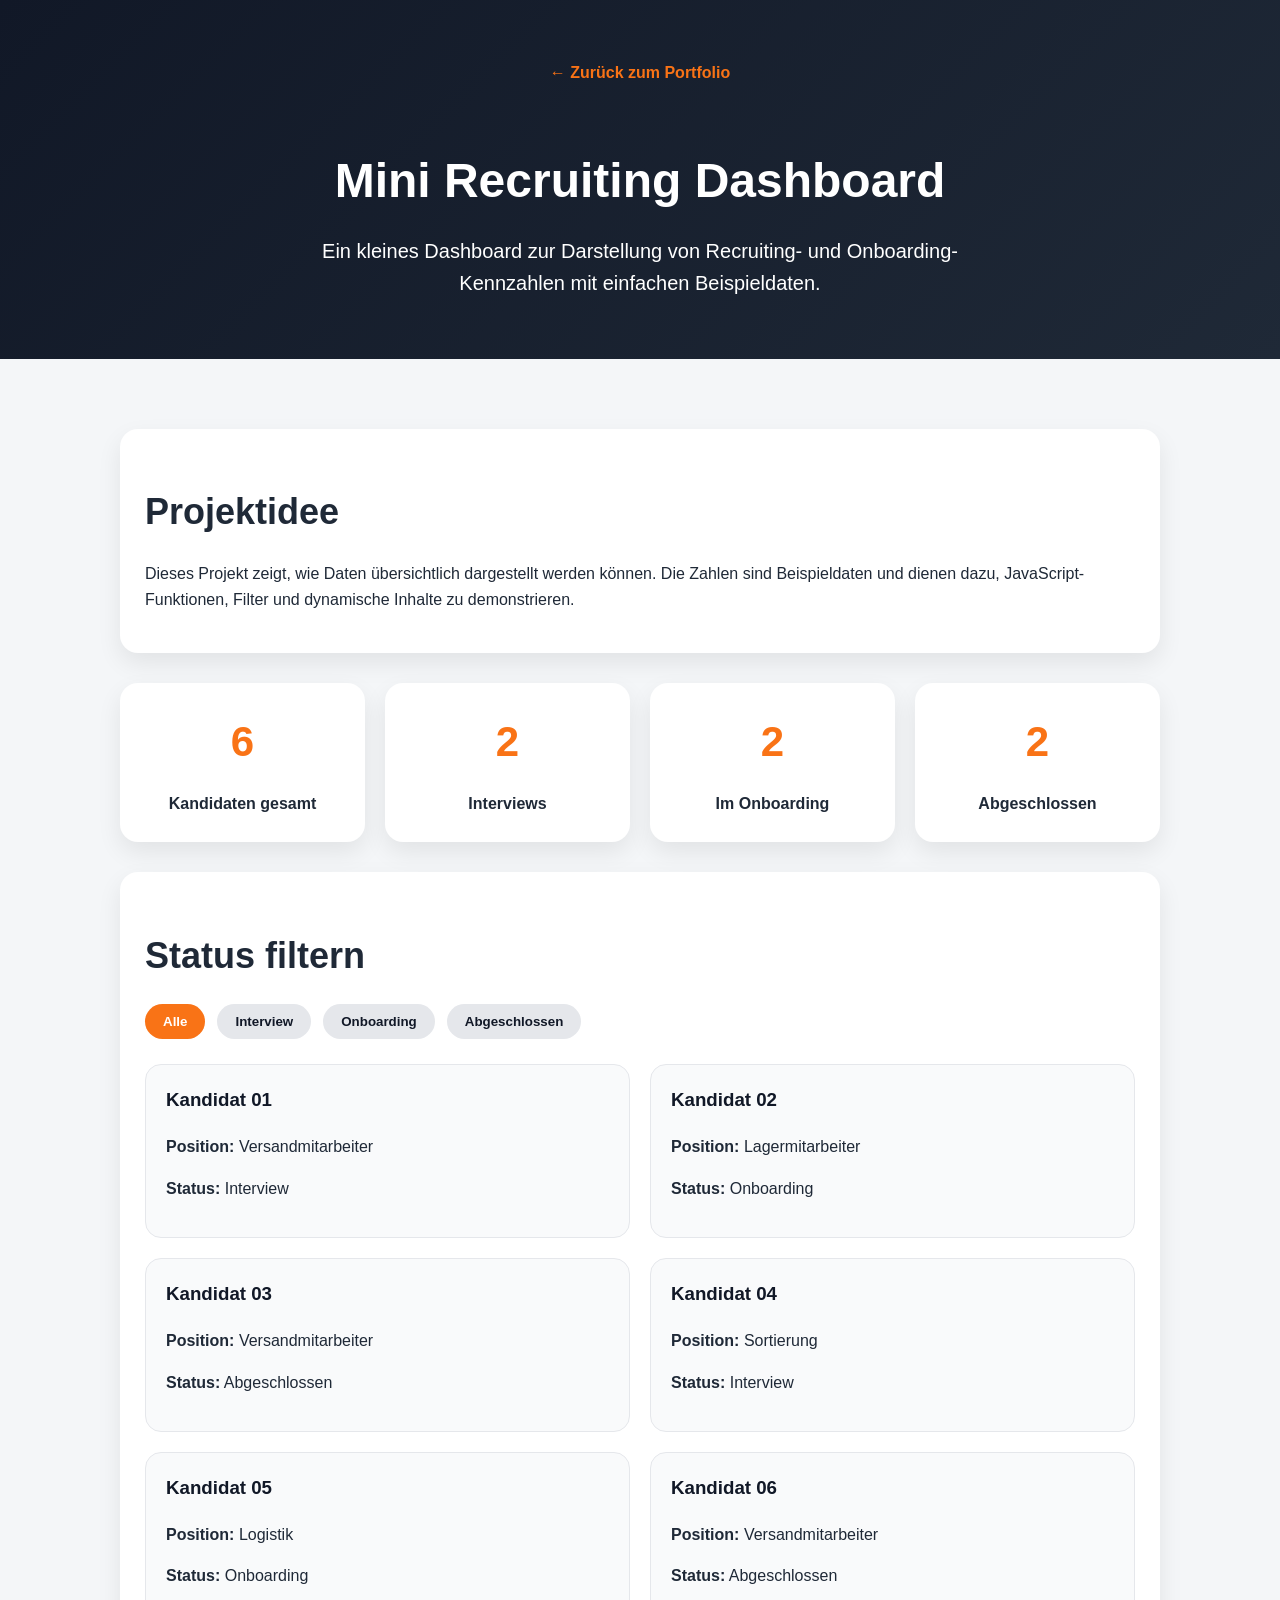
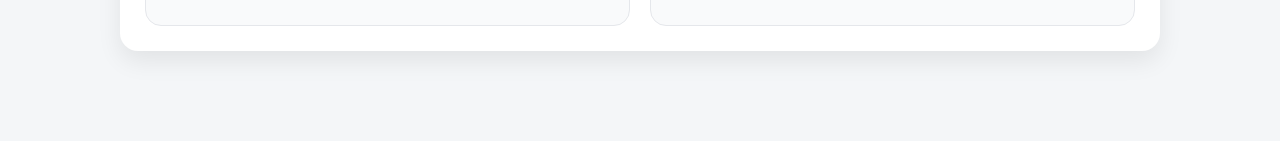
<file: projects/dashboard.html>
<!DOCTYPE html>
<html lang="de">
<head>
  <meta charset="UTF-8">
  <meta name="viewport" content="width=device-width, initial-scale=1.0">
  <title>Mini Dashboard | Rafael Landívar</title>
  <link rel="stylesheet" href="../style.css">
</head>
<body>

  <header class="project-header">
    <a href="../index.html" class="back-link">← Zurück zum Portfolio</a>
    <h1>Mini Recruiting Dashboard</h1>
    <p>
      Ein kleines Dashboard zur Darstellung von Recruiting- und Onboarding-Kennzahlen
      mit einfachen Beispieldaten.
    </p>
  </header>

  <main class="section">

    <div class="project-card">
      <h2>Projektidee</h2>
      <p>
        Dieses Projekt zeigt, wie Daten übersichtlich dargestellt werden können.
        Die Zahlen sind Beispieldaten und dienen dazu, JavaScript-Funktionen,
        Filter und dynamische Inhalte zu demonstrieren.
      </p>
    </div>

    <div class="dashboard-cards">
      <div class="dashboard-card">
        <h3 id="totalCandidates">0</h3>
        <p>Kandidaten gesamt</p>
      </div>

      <div class="dashboard-card">
        <h3 id="interviews">0</h3>
        <p>Interviews</p>
      </div>

      <div class="dashboard-card">
        <h3 id="onboarding">0</h3>
        <p>Im Onboarding</p>
      </div>

      <div class="dashboard-card">
        <h3 id="completed">0</h3>
        <p>Abgeschlossen</p>
      </div>
    </div>

    <div class="project-card">
      <h2>Status filtern</h2>

      <div class="filter-buttons">
        <button class="filter-button active" data-status="all">Alle</button>
        <button class="filter-button" data-status="Interview">Interview</button>
        <button class="filter-button" data-status="Onboarding">Onboarding</button>
        <button class="filter-button" data-status="Abgeschlossen">Abgeschlossen</button>
      </div>

      <div id="candidateList" class="candidate-list"></div>
    </div>

  </main>

  <script src="dashboard.js"></script>
</body>
</html>
</file>
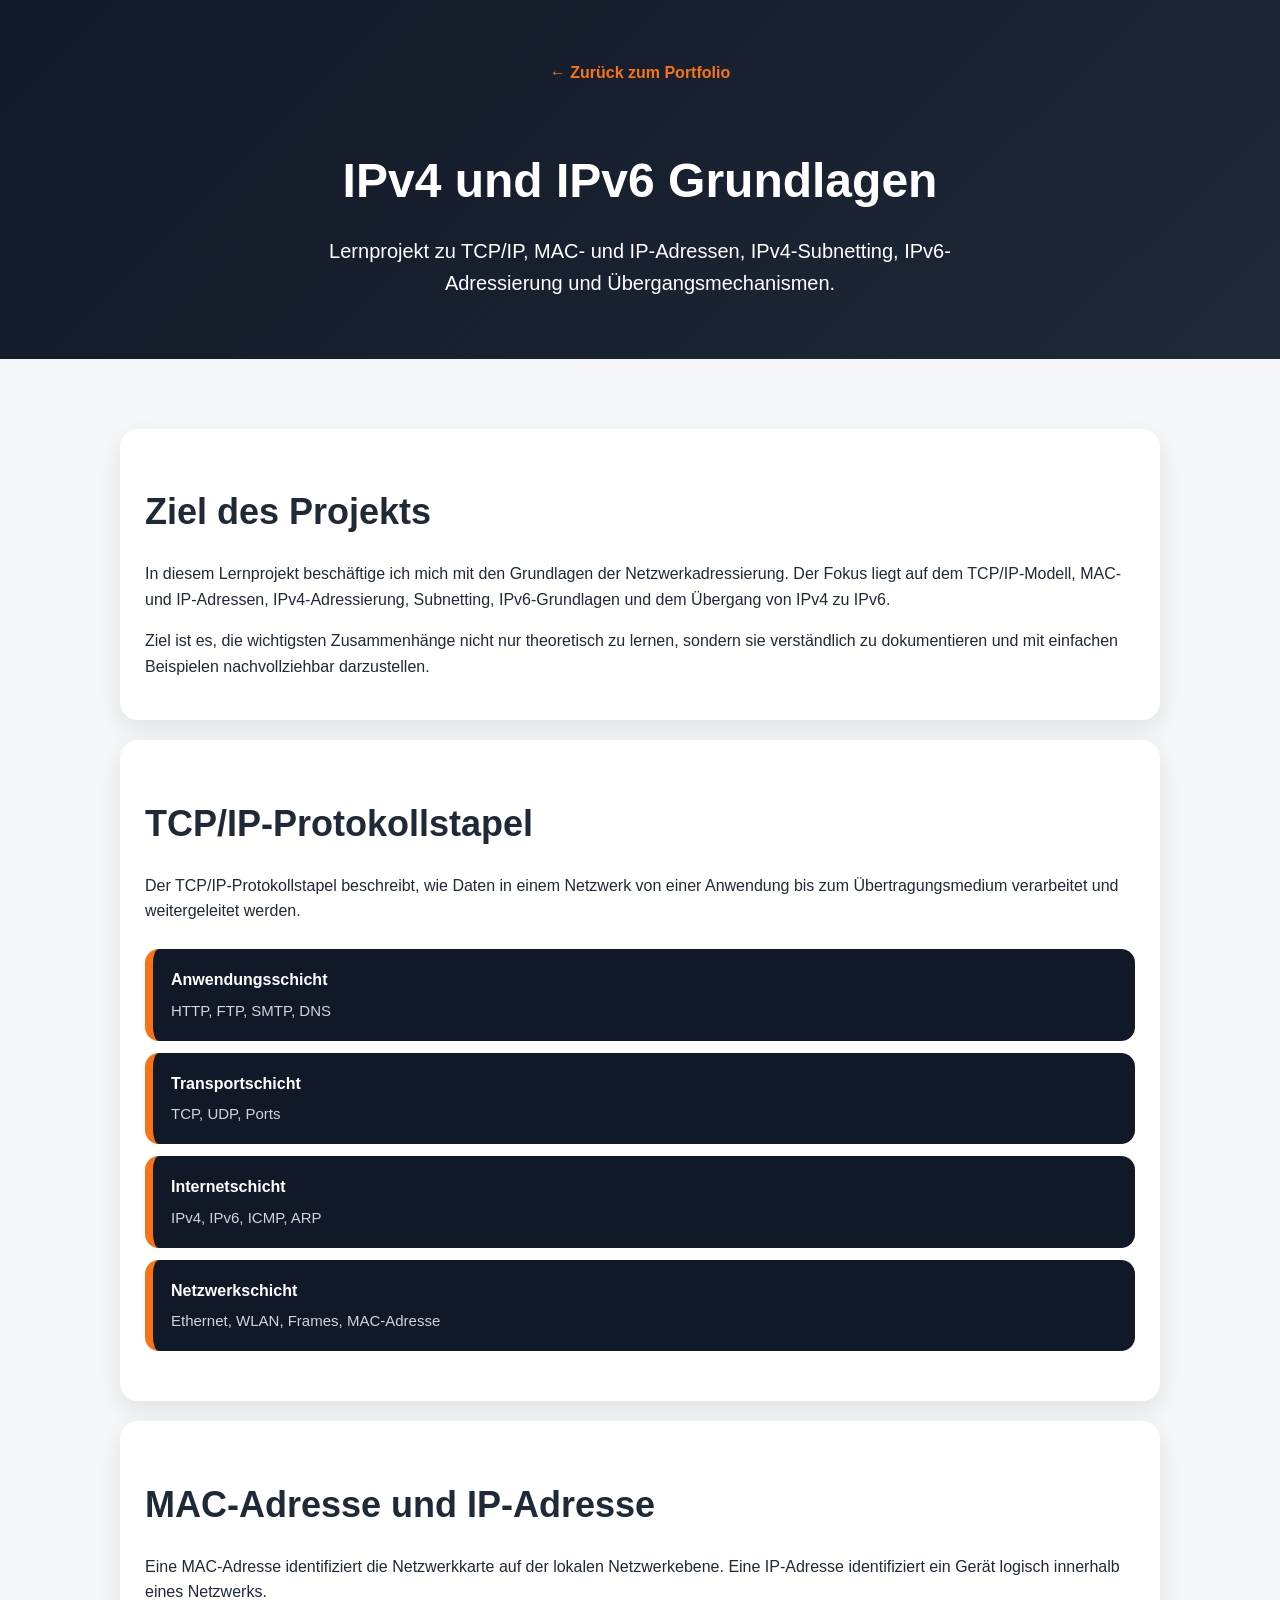
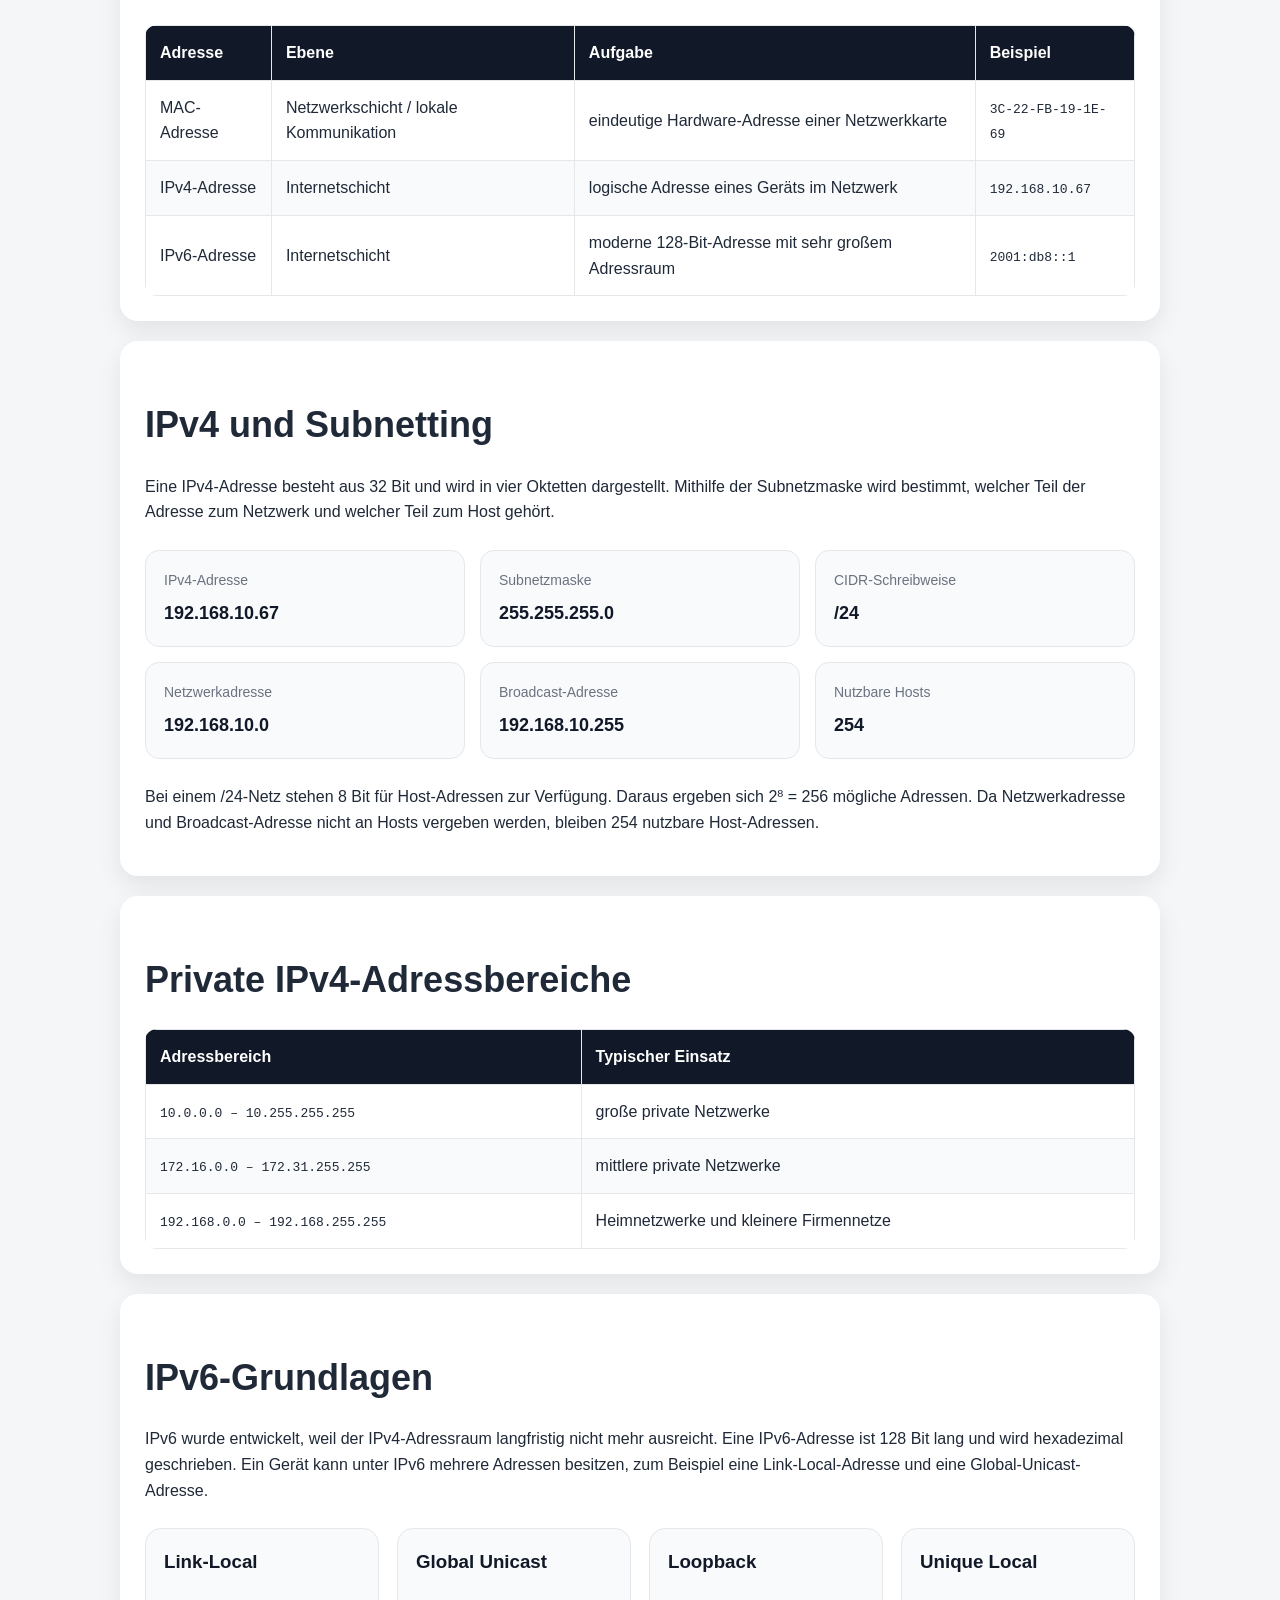
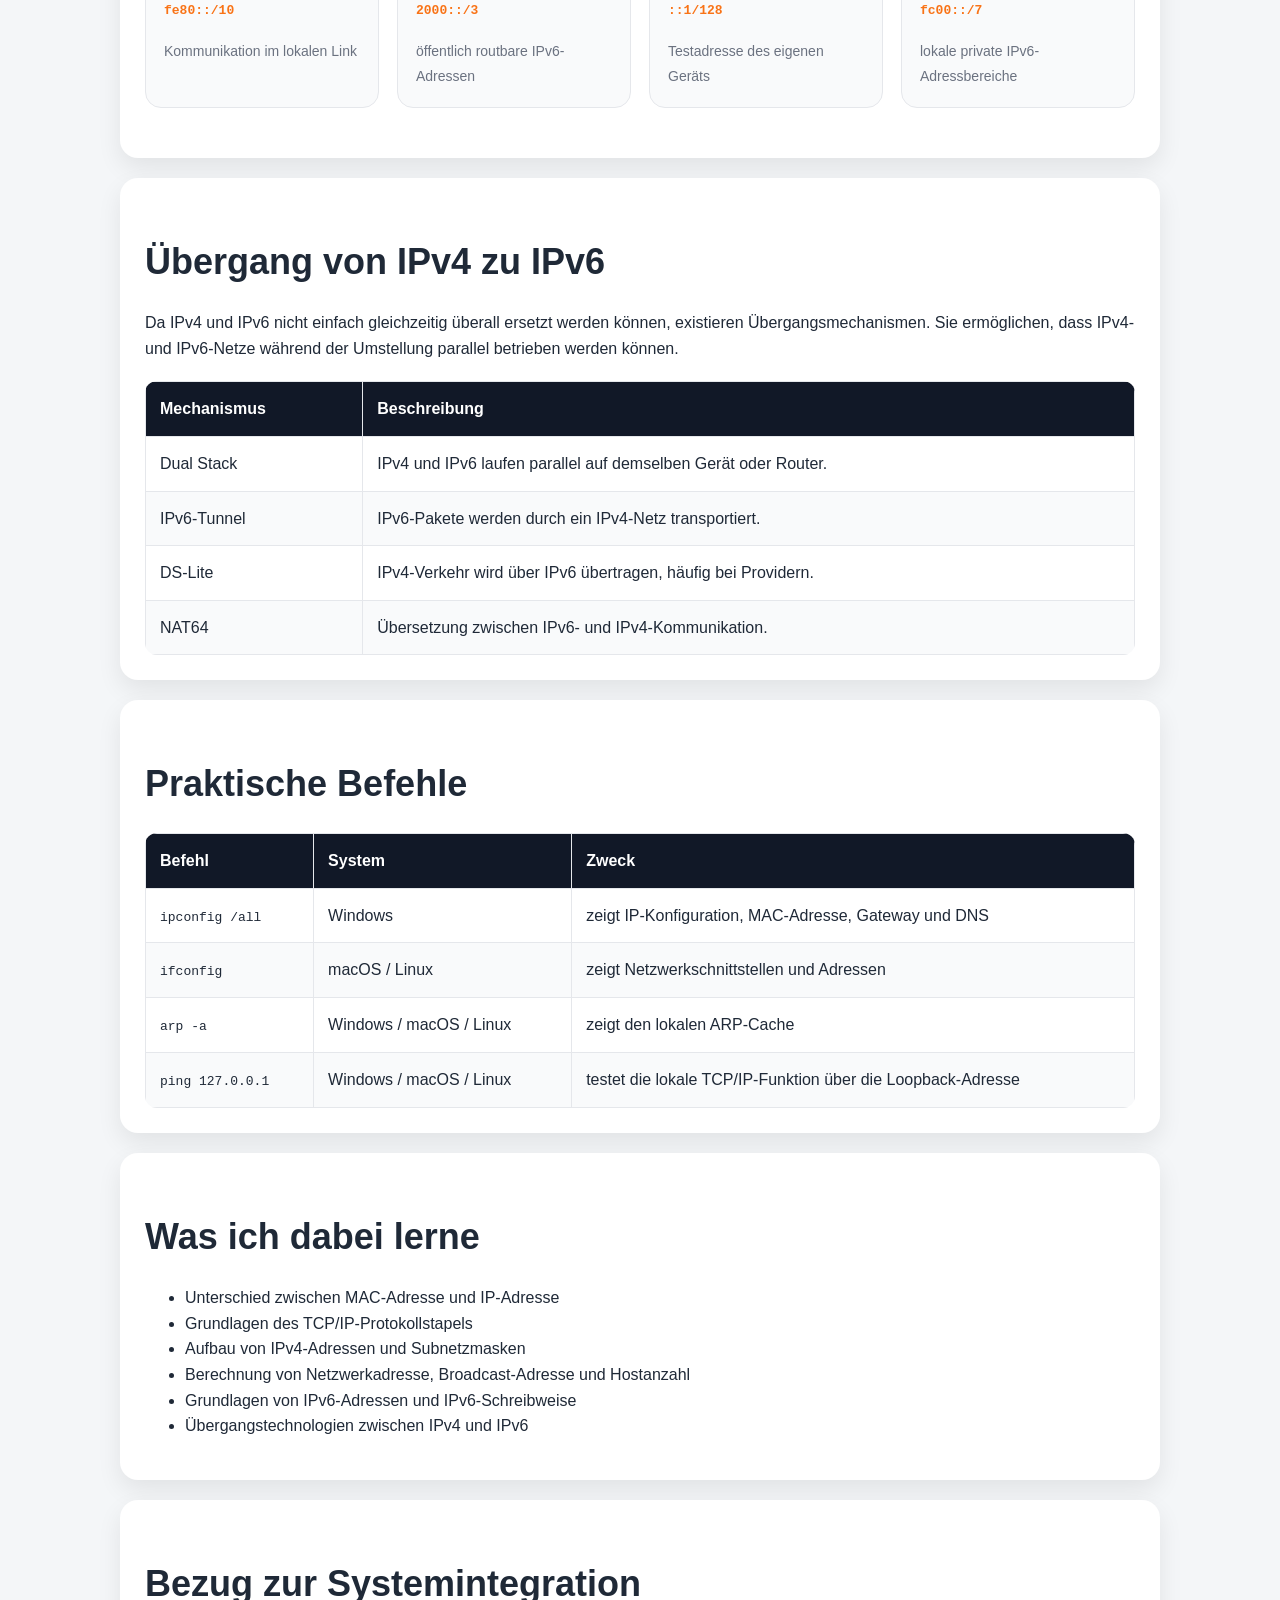
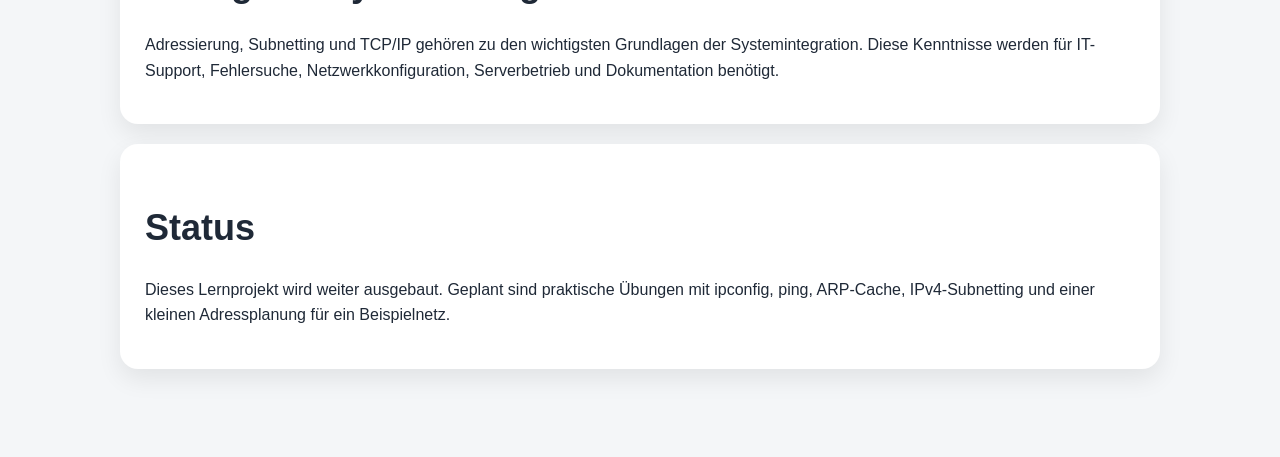
<file: projects/ipv4-ipv6-grundlagen.html>
<!DOCTYPE html>
<html lang="de">
<head>
  <meta charset="UTF-8">
  <meta name="viewport" content="width=device-width, initial-scale=1.0">
  <title>IPv4 und IPv6 Grundlagen | Rafael Landívar</title>
  <link rel="stylesheet" href="../style.css">
</head>
<body>

  <header class="project-header">
    <a href="../index.html" class="back-link">← Zurück zum Portfolio</a>
    <h1>IPv4 und IPv6 Grundlagen</h1>
    <p>
      Lernprojekt zu TCP/IP, MAC- und IP-Adressen, IPv4-Subnetting,
      IPv6-Adressierung und Übergangsmechanismen.
    </p>
  </header>

  <main class="section">

    <div class="project-card">
      <h2>Ziel des Projekts</h2>
      <p>
        In diesem Lernprojekt beschäftige ich mich mit den Grundlagen der
        Netzwerkadressierung. Der Fokus liegt auf dem TCP/IP-Modell, MAC- und
        IP-Adressen, IPv4-Adressierung, Subnetting, IPv6-Grundlagen und dem
        Übergang von IPv4 zu IPv6.
      </p>
      <p>
        Ziel ist es, die wichtigsten Zusammenhänge nicht nur theoretisch zu lernen,
        sondern sie verständlich zu dokumentieren und mit einfachen Beispielen
        nachvollziehbar darzustellen.
      </p>
    </div>

    <div class="project-card">
      <h2>TCP/IP-Protokollstapel</h2>
      <p>
        Der TCP/IP-Protokollstapel beschreibt, wie Daten in einem Netzwerk von einer
        Anwendung bis zum Übertragungsmedium verarbeitet und weitergeleitet werden.
      </p>

      <div class="tcpip-stack">
        <div class="stack-layer">
          <strong>Anwendungsschicht</strong>
          <span>HTTP, FTP, SMTP, DNS</span>
        </div>
        <div class="stack-layer">
          <strong>Transportschicht</strong>
          <span>TCP, UDP, Ports</span>
        </div>
        <div class="stack-layer">
          <strong>Internetschicht</strong>
          <span>IPv4, IPv6, ICMP, ARP</span>
        </div>
        <div class="stack-layer">
          <strong>Netzwerkschicht</strong>
          <span>Ethernet, WLAN, Frames, MAC-Adresse</span>
        </div>
      </div>
    </div>

    <div class="project-card">
      <h2>MAC-Adresse und IP-Adresse</h2>
      <p>
        Eine MAC-Adresse identifiziert die Netzwerkkarte auf der lokalen
        Netzwerkebene. Eine IP-Adresse identifiziert ein Gerät logisch innerhalb
        eines Netzwerks.
      </p>

      <table class="info-table">
        <thead>
          <tr>
            <th>Adresse</th>
            <th>Ebene</th>
            <th>Aufgabe</th>
            <th>Beispiel</th>
          </tr>
        </thead>
        <tbody>
          <tr>
            <td>MAC-Adresse</td>
            <td>Netzwerkschicht / lokale Kommunikation</td>
            <td>eindeutige Hardware-Adresse einer Netzwerkkarte</td>
            <td><code>3C-22-FB-19-1E-69</code></td>
          </tr>
          <tr>
            <td>IPv4-Adresse</td>
            <td>Internetschicht</td>
            <td>logische Adresse eines Geräts im Netzwerk</td>
            <td><code>192.168.10.67</code></td>
          </tr>
          <tr>
            <td>IPv6-Adresse</td>
            <td>Internetschicht</td>
            <td>moderne 128-Bit-Adresse mit sehr großem Adressraum</td>
            <td><code>2001:db8::1</code></td>
          </tr>
        </tbody>
      </table>
    </div>

    <div class="project-card">
      <h2>IPv4 und Subnetting</h2>
      <p>
        Eine IPv4-Adresse besteht aus 32 Bit und wird in vier Oktetten dargestellt.
        Mithilfe der Subnetzmaske wird bestimmt, welcher Teil der Adresse zum Netzwerk
        und welcher Teil zum Host gehört.
      </p>

      <div class="subnet-example">
        <div>
          <span>IPv4-Adresse</span>
          <strong>192.168.10.67</strong>
        </div>
        <div>
          <span>Subnetzmaske</span>
          <strong>255.255.255.0</strong>
        </div>
        <div>
          <span>CIDR-Schreibweise</span>
          <strong>/24</strong>
        </div>
        <div>
          <span>Netzwerkadresse</span>
          <strong>192.168.10.0</strong>
        </div>
        <div>
          <span>Broadcast-Adresse</span>
          <strong>192.168.10.255</strong>
        </div>
        <div>
          <span>Nutzbare Hosts</span>
          <strong>254</strong>
        </div>
      </div>

      <p>
        Bei einem /24-Netz stehen 8 Bit für Host-Adressen zur Verfügung.
        Daraus ergeben sich 2⁸ = 256 mögliche Adressen. Da Netzwerkadresse und
        Broadcast-Adresse nicht an Hosts vergeben werden, bleiben 254 nutzbare
        Host-Adressen.
      </p>
    </div>

    <div class="project-card">
      <h2>Private IPv4-Adressbereiche</h2>

      <table class="info-table">
        <thead>
          <tr>
            <th>Adressbereich</th>
            <th>Typischer Einsatz</th>
          </tr>
        </thead>
        <tbody>
          <tr>
            <td><code>10.0.0.0 – 10.255.255.255</code></td>
            <td>große private Netzwerke</td>
          </tr>
          <tr>
            <td><code>172.16.0.0 – 172.31.255.255</code></td>
            <td>mittlere private Netzwerke</td>
          </tr>
          <tr>
            <td><code>192.168.0.0 – 192.168.255.255</code></td>
            <td>Heimnetzwerke und kleinere Firmennetze</td>
          </tr>
        </tbody>
      </table>
    </div>

    <div class="project-card">
      <h2>IPv6-Grundlagen</h2>
      <p>
        IPv6 wurde entwickelt, weil der IPv4-Adressraum langfristig nicht mehr
        ausreicht. Eine IPv6-Adresse ist 128 Bit lang und wird hexadezimal geschrieben.
        Ein Gerät kann unter IPv6 mehrere Adressen besitzen, zum Beispiel eine
        Link-Local-Adresse und eine Global-Unicast-Adresse.
      </p>

      <div class="ipv6-grid">
        <div class="ipv6-card">
          <h3>Link-Local</h3>
          <p><code>fe80::/10</code></p>
          <span>Kommunikation im lokalen Link</span>
        </div>

        <div class="ipv6-card">
          <h3>Global Unicast</h3>
          <p><code>2000::/3</code></p>
          <span>öffentlich routbare IPv6-Adressen</span>
        </div>

        <div class="ipv6-card">
          <h3>Loopback</h3>
          <p><code>::1/128</code></p>
          <span>Testadresse des eigenen Geräts</span>
        </div>

        <div class="ipv6-card">
          <h3>Unique Local</h3>
          <p><code>fc00::/7</code></p>
          <span>lokale private IPv6-Adressbereiche</span>
        </div>
      </div>
    </div>

    <div class="project-card">
      <h2>Übergang von IPv4 zu IPv6</h2>
      <p>
        Da IPv4 und IPv6 nicht einfach gleichzeitig überall ersetzt werden können,
        existieren Übergangsmechanismen. Sie ermöglichen, dass IPv4- und IPv6-Netze
        während der Umstellung parallel betrieben werden können.
      </p>

      <table class="info-table">
        <thead>
          <tr>
            <th>Mechanismus</th>
            <th>Beschreibung</th>
          </tr>
        </thead>
        <tbody>
          <tr>
            <td>Dual Stack</td>
            <td>IPv4 und IPv6 laufen parallel auf demselben Gerät oder Router.</td>
          </tr>
          <tr>
            <td>IPv6-Tunnel</td>
            <td>IPv6-Pakete werden durch ein IPv4-Netz transportiert.</td>
          </tr>
          <tr>
            <td>DS-Lite</td>
            <td>IPv4-Verkehr wird über IPv6 übertragen, häufig bei Providern.</td>
          </tr>
          <tr>
            <td>NAT64</td>
            <td>Übersetzung zwischen IPv6- und IPv4-Kommunikation.</td>
          </tr>
        </tbody>
      </table>
    </div>

    <div class="project-card">
      <h2>Praktische Befehle</h2>

      <table class="info-table">
        <thead>
          <tr>
            <th>Befehl</th>
            <th>System</th>
            <th>Zweck</th>
          </tr>
        </thead>
        <tbody>
          <tr>
            <td><code>ipconfig /all</code></td>
            <td>Windows</td>
            <td>zeigt IP-Konfiguration, MAC-Adresse, Gateway und DNS</td>
          </tr>
          <tr>
            <td><code>ifconfig</code></td>
            <td>macOS / Linux</td>
            <td>zeigt Netzwerkschnittstellen und Adressen</td>
          </tr>
          <tr>
            <td><code>arp -a</code></td>
            <td>Windows / macOS / Linux</td>
            <td>zeigt den lokalen ARP-Cache</td>
          </tr>
          <tr>
            <td><code>ping 127.0.0.1</code></td>
            <td>Windows / macOS / Linux</td>
            <td>testet die lokale TCP/IP-Funktion über die Loopback-Adresse</td>
          </tr>
        </tbody>
      </table>
    </div>

    <div class="project-card">
      <h2>Was ich dabei lerne</h2>
      <ul>
        <li>Unterschied zwischen MAC-Adresse und IP-Adresse</li>
        <li>Grundlagen des TCP/IP-Protokollstapels</li>
        <li>Aufbau von IPv4-Adressen und Subnetzmasken</li>
        <li>Berechnung von Netzwerkadresse, Broadcast-Adresse und Hostanzahl</li>
        <li>Grundlagen von IPv6-Adressen und IPv6-Schreibweise</li>
        <li>Übergangstechnologien zwischen IPv4 und IPv6</li>
      </ul>
    </div>

    <div class="project-card">
      <h2>Bezug zur Systemintegration</h2>
      <p>
        Adressierung, Subnetting und TCP/IP gehören zu den wichtigsten Grundlagen
        der Systemintegration. Diese Kenntnisse werden für IT-Support, Fehlersuche,
        Netzwerkkonfiguration, Serverbetrieb und Dokumentation benötigt.
      </p>
    </div>

    <div class="project-card">
      <h2>Status</h2>
      <p>
        Dieses Lernprojekt wird weiter ausgebaut. Geplant sind praktische Übungen
        mit ipconfig, ping, ARP-Cache, IPv4-Subnetting und einer kleinen
        Adressplanung für ein Beispielnetz.
      </p>
    </div>

  </main>

</body>
</html>
</file>
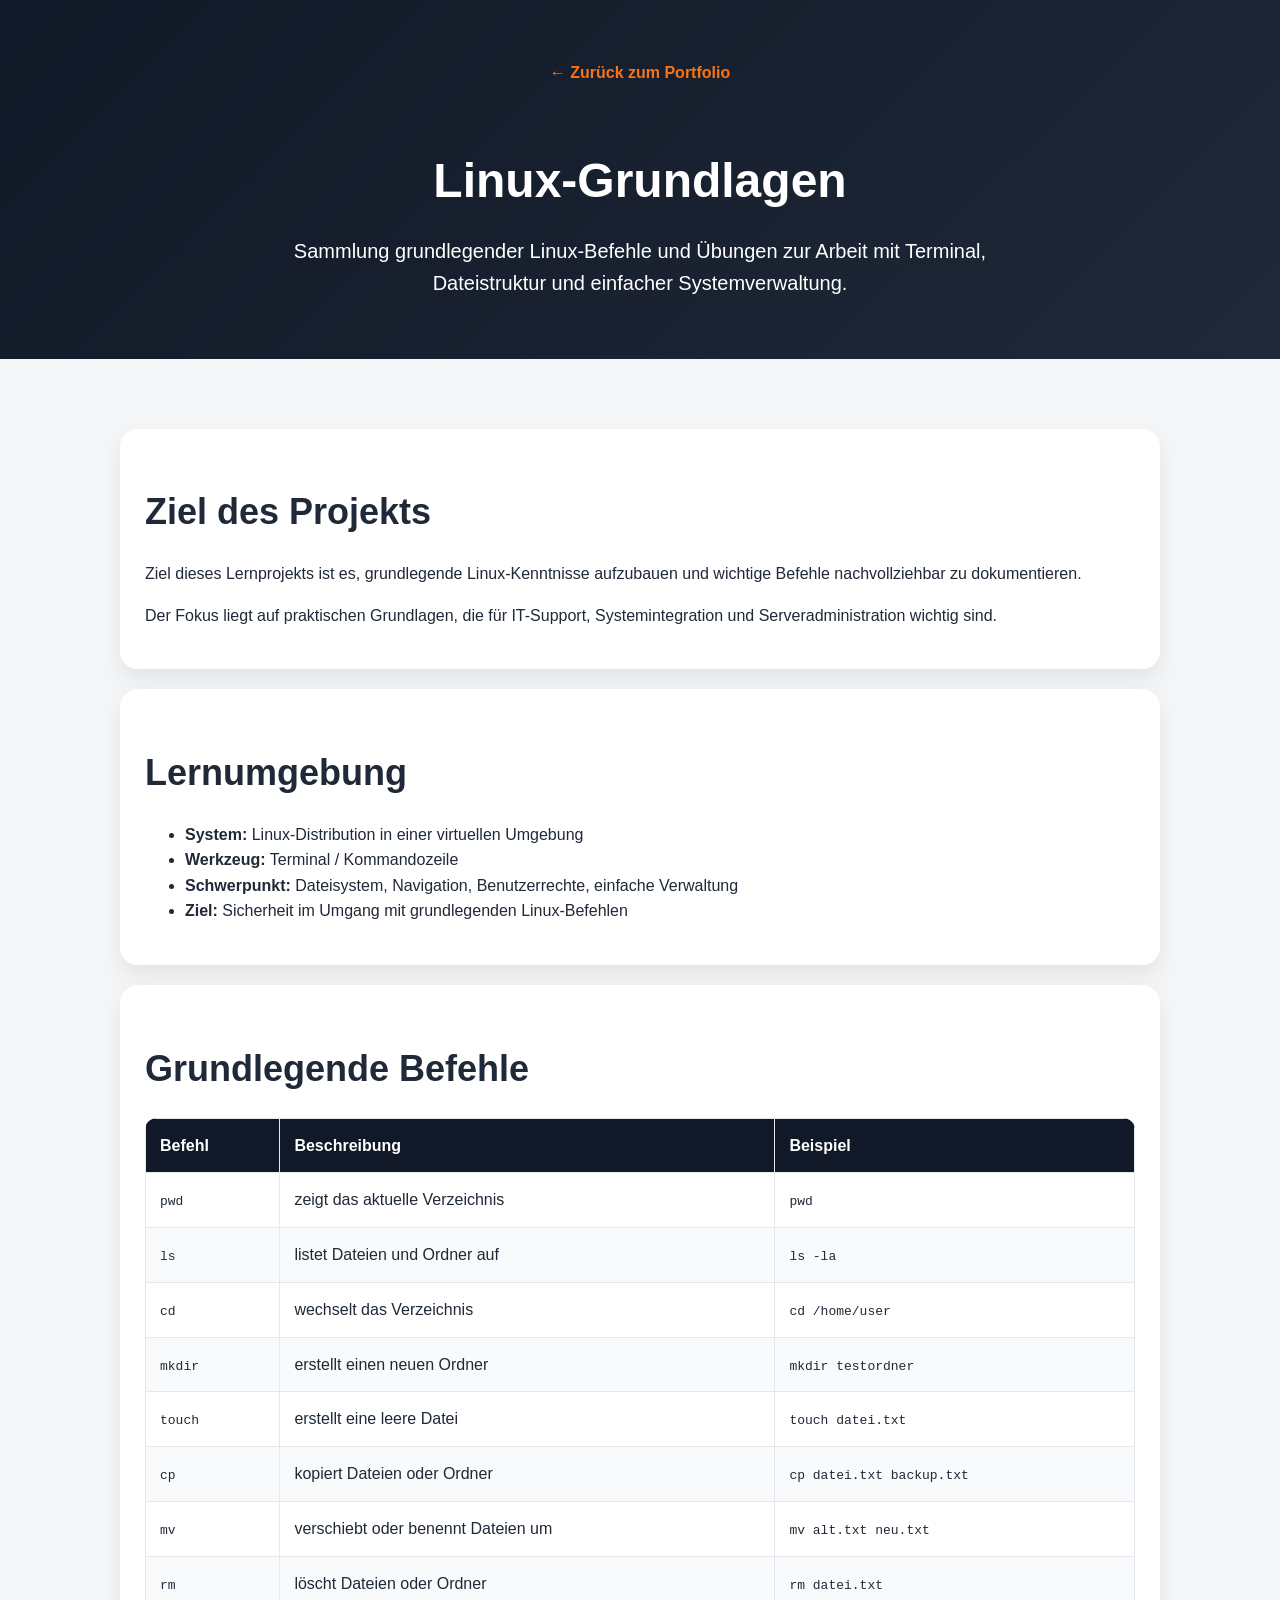
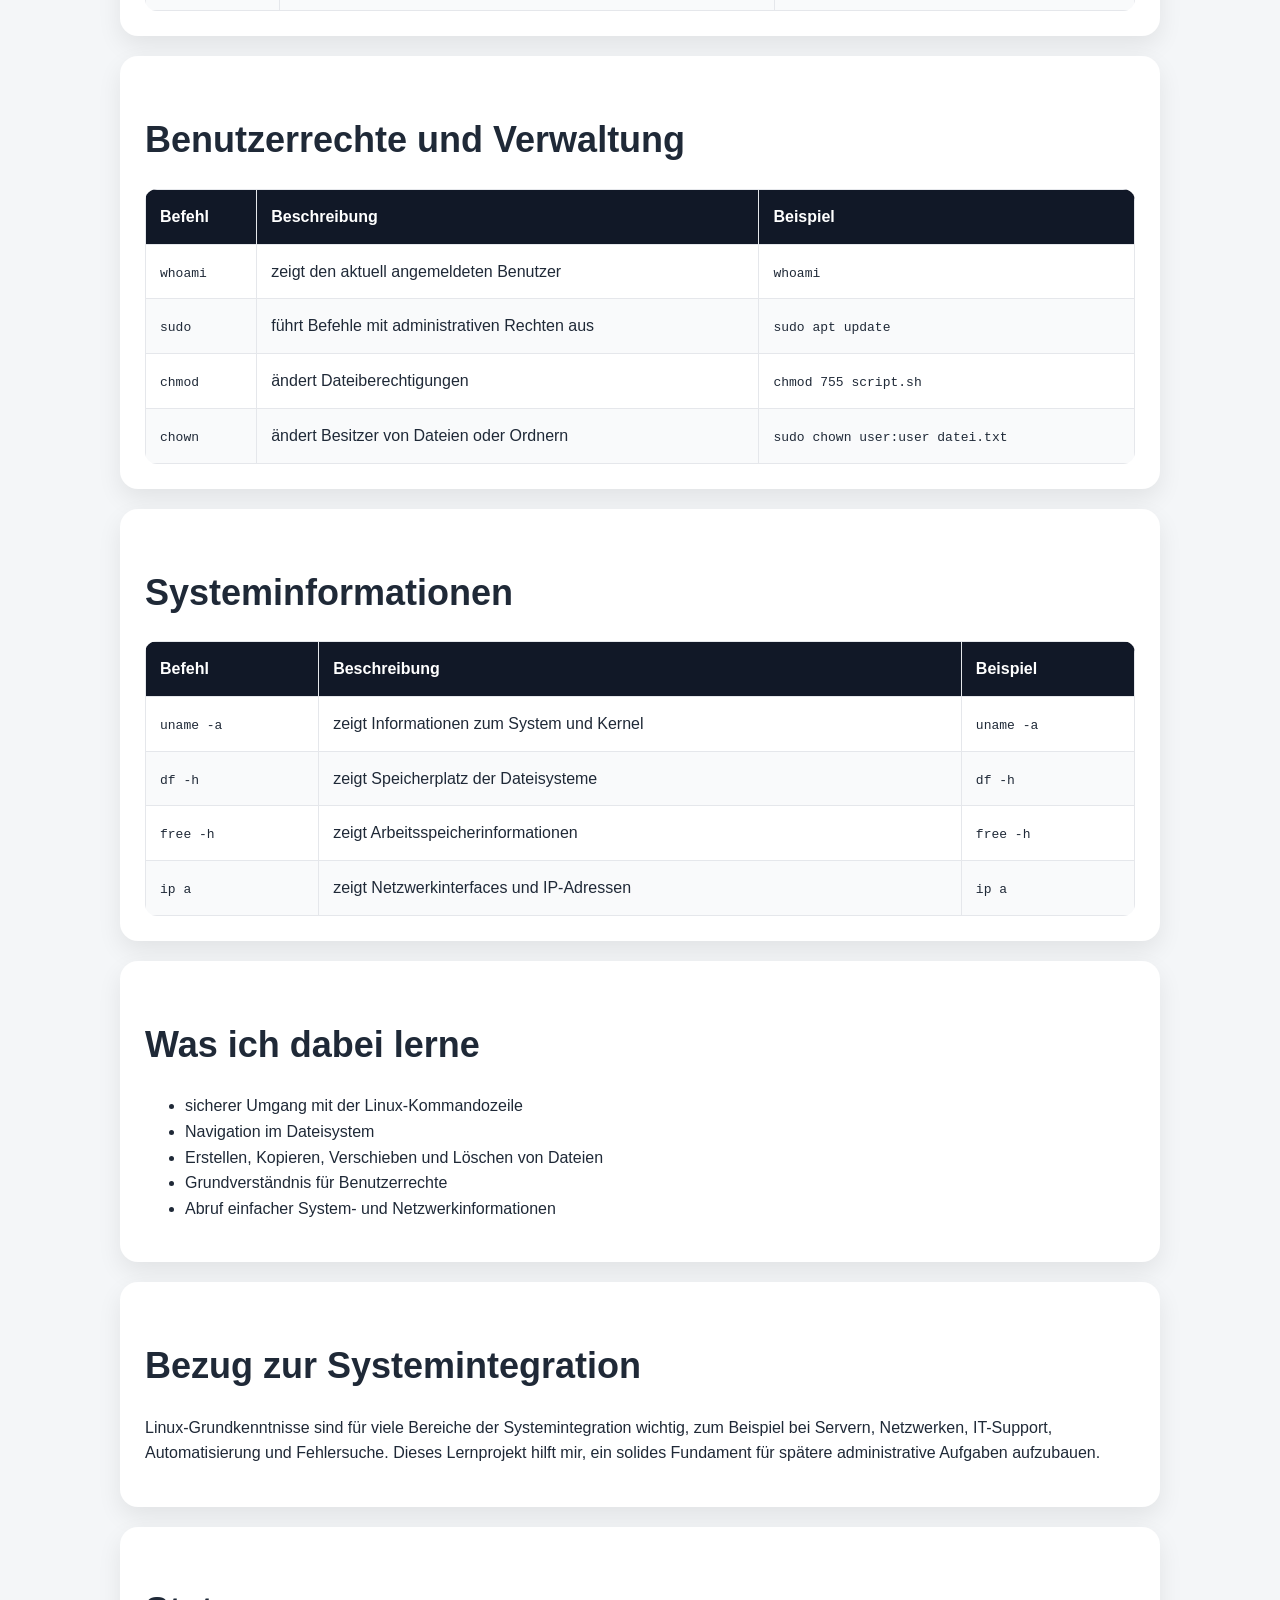
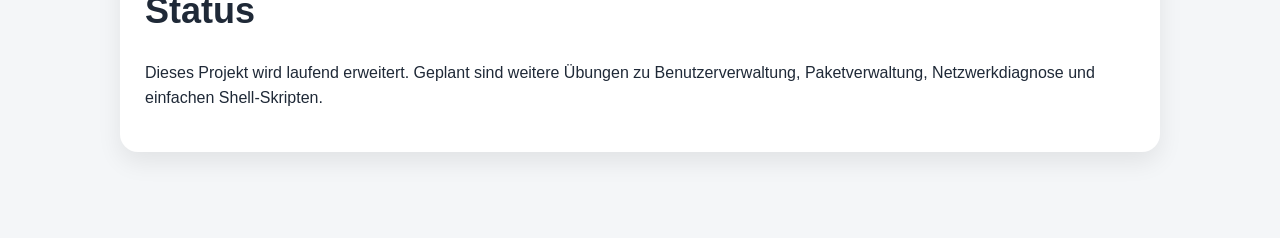
<file: projects/linux-grundlagen.html>
<!DOCTYPE html>
<html lang="de">
<head>
  <meta charset="UTF-8">
  <meta name="viewport" content="width=device-width, initial-scale=1.0">
  <title>Linux-Grundlagen | Rafael Landívar</title>
  <link rel="stylesheet" href="../style.css">
</head>
<body>

  <header class="project-header">
    <a href="../index.html" class="back-link">← Zurück zum Portfolio</a>
    <h1>Linux-Grundlagen</h1>
    <p>
      Sammlung grundlegender Linux-Befehle und Übungen zur Arbeit mit Terminal,
      Dateistruktur und einfacher Systemverwaltung.
    </p>
  </header>

  <main class="section">

    <div class="project-card">
      <h2>Ziel des Projekts</h2>
      <p>
        Ziel dieses Lernprojekts ist es, grundlegende Linux-Kenntnisse aufzubauen
        und wichtige Befehle nachvollziehbar zu dokumentieren.
      </p>
      <p>
        Der Fokus liegt auf praktischen Grundlagen, die für IT-Support,
        Systemintegration und Serveradministration wichtig sind.
      </p>
    </div>

    <div class="project-card">
      <h2>Lernumgebung</h2>
      <ul>
        <li><strong>System:</strong> Linux-Distribution in einer virtuellen Umgebung</li>
        <li><strong>Werkzeug:</strong> Terminal / Kommandozeile</li>
        <li><strong>Schwerpunkt:</strong> Dateisystem, Navigation, Benutzerrechte, einfache Verwaltung</li>
        <li><strong>Ziel:</strong> Sicherheit im Umgang mit grundlegenden Linux-Befehlen</li>
      </ul>
    </div>

    <div class="project-card">
      <h2>Grundlegende Befehle</h2>

      <table class="info-table">
        <thead>
          <tr>
            <th>Befehl</th>
            <th>Beschreibung</th>
            <th>Beispiel</th>
          </tr>
        </thead>
        <tbody>
          <tr>
            <td><code>pwd</code></td>
            <td>zeigt das aktuelle Verzeichnis</td>
            <td><code>pwd</code></td>
          </tr>
          <tr>
            <td><code>ls</code></td>
            <td>listet Dateien und Ordner auf</td>
            <td><code>ls -la</code></td>
          </tr>
          <tr>
            <td><code>cd</code></td>
            <td>wechselt das Verzeichnis</td>
            <td><code>cd /home/user</code></td>
          </tr>
          <tr>
            <td><code>mkdir</code></td>
            <td>erstellt einen neuen Ordner</td>
            <td><code>mkdir testordner</code></td>
          </tr>
          <tr>
            <td><code>touch</code></td>
            <td>erstellt eine leere Datei</td>
            <td><code>touch datei.txt</code></td>
          </tr>
          <tr>
            <td><code>cp</code></td>
            <td>kopiert Dateien oder Ordner</td>
            <td><code>cp datei.txt backup.txt</code></td>
          </tr>
          <tr>
            <td><code>mv</code></td>
            <td>verschiebt oder benennt Dateien um</td>
            <td><code>mv alt.txt neu.txt</code></td>
          </tr>
          <tr>
            <td><code>rm</code></td>
            <td>löscht Dateien oder Ordner</td>
            <td><code>rm datei.txt</code></td>
          </tr>
        </tbody>
      </table>
    </div>

    <div class="project-card">
      <h2>Benutzerrechte und Verwaltung</h2>

      <table class="info-table">
        <thead>
          <tr>
            <th>Befehl</th>
            <th>Beschreibung</th>
            <th>Beispiel</th>
          </tr>
        </thead>
        <tbody>
          <tr>
            <td><code>whoami</code></td>
            <td>zeigt den aktuell angemeldeten Benutzer</td>
            <td><code>whoami</code></td>
          </tr>
          <tr>
            <td><code>sudo</code></td>
            <td>führt Befehle mit administrativen Rechten aus</td>
            <td><code>sudo apt update</code></td>
          </tr>
          <tr>
            <td><code>chmod</code></td>
            <td>ändert Dateiberechtigungen</td>
            <td><code>chmod 755 script.sh</code></td>
          </tr>
          <tr>
            <td><code>chown</code></td>
            <td>ändert Besitzer von Dateien oder Ordnern</td>
            <td><code>sudo chown user:user datei.txt</code></td>
          </tr>
        </tbody>
      </table>
    </div>

    <div class="project-card">
      <h2>Systeminformationen</h2>

      <table class="info-table">
        <thead>
          <tr>
            <th>Befehl</th>
            <th>Beschreibung</th>
            <th>Beispiel</th>
          </tr>
        </thead>
        <tbody>
          <tr>
            <td><code>uname -a</code></td>
            <td>zeigt Informationen zum System und Kernel</td>
            <td><code>uname -a</code></td>
          </tr>
          <tr>
            <td><code>df -h</code></td>
            <td>zeigt Speicherplatz der Dateisysteme</td>
            <td><code>df -h</code></td>
          </tr>
          <tr>
            <td><code>free -h</code></td>
            <td>zeigt Arbeitsspeicherinformationen</td>
            <td><code>free -h</code></td>
          </tr>
          <tr>
            <td><code>ip a</code></td>
            <td>zeigt Netzwerkinterfaces und IP-Adressen</td>
            <td><code>ip a</code></td>
          </tr>
        </tbody>
      </table>
    </div>

    <div class="project-card">
      <h2>Was ich dabei lerne</h2>
      <ul>
        <li>sicherer Umgang mit der Linux-Kommandozeile</li>
        <li>Navigation im Dateisystem</li>
        <li>Erstellen, Kopieren, Verschieben und Löschen von Dateien</li>
        <li>Grundverständnis für Benutzerrechte</li>
        <li>Abruf einfacher System- und Netzwerkinformationen</li>
      </ul>
    </div>

    <div class="project-card">
      <h2>Bezug zur Systemintegration</h2>
      <p>
        Linux-Grundkenntnisse sind für viele Bereiche der Systemintegration wichtig,
        zum Beispiel bei Servern, Netzwerken, IT-Support, Automatisierung und Fehlersuche.
        Dieses Lernprojekt hilft mir, ein solides Fundament für spätere administrative
        Aufgaben aufzubauen.
      </p>
    </div>

    <div class="project-card">
      <h2>Status</h2>
      <p>
        Dieses Projekt wird laufend erweitert. Geplant sind weitere Übungen zu
        Benutzerverwaltung, Paketverwaltung, Netzwerkdiagnose und einfachen Shell-Skripten.
      </p>
    </div>

  </main>

</body>
</html>
</file>
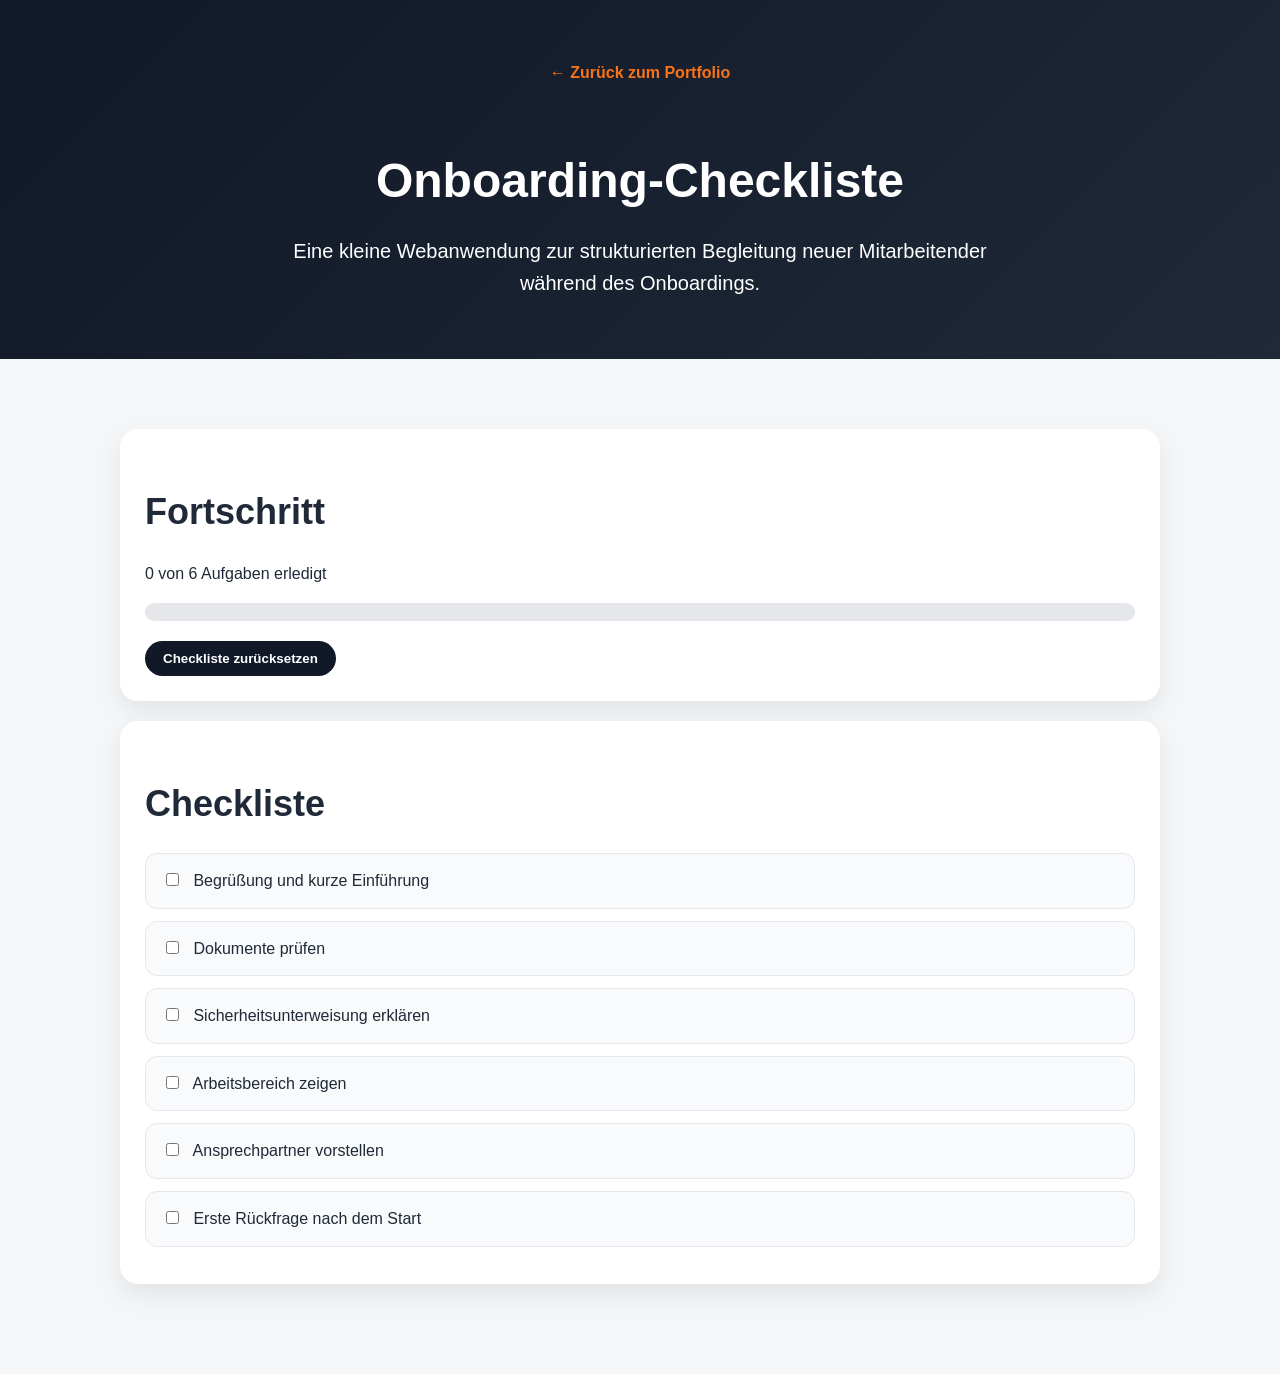
<file: projects/onboarding-checkliste.html>
<!DOCTYPE html>
<html lang="de">
<head>
  <meta charset="UTF-8">
  <meta name="viewport" content="width=device-width, initial-scale=1.0">
  <title>Onboarding-Checkliste | Rafael Landívar</title>
  <link rel="stylesheet" href="../style.css">
</head>
<body>

  <header class="project-header">
    <a href="../index.html" class="back-link">← Zurück zum Portfolio</a>
    <h1>Onboarding-Checkliste</h1>
    <p>
      Eine kleine Webanwendung zur strukturierten Begleitung neuer Mitarbeitender
      während des Onboardings.
    </p>
  </header>

  <main class="section">
  <div class="project-card">
  <h2>Fortschritt</h2>
  <p id="progressText">0 von 6 Aufgaben erledigt</p>

  <div class="progress-container">
    <div id="progressBar" class="progress-bar"></div>
  </div>

  <button id="resetButton" class="button-small reset-button">
    Checkliste zurücksetzen
  </button>
</div>

    <div class="project-card">
      <h2>Checkliste</h2>

      <label class="check-item">
        <input type="checkbox" class="task">
        Begrüßung und kurze Einführung
      </label>

      <label class="check-item">
        <input type="checkbox" class="task">
        Dokumente prüfen
      </label>

      <label class="check-item">
        <input type="checkbox" class="task">
        Sicherheitsunterweisung erklären
      </label>

      <label class="check-item">
        <input type="checkbox" class="task">
        Arbeitsbereich zeigen
      </label>

      <label class="check-item">
        <input type="checkbox" class="task">
        Ansprechpartner vorstellen
      </label>

      <label class="check-item">
        <input type="checkbox" class="task">
        Erste Rückfrage nach dem Start
      </label>
    </div>
  </main>

  <script src="onboarding.js"></script>
</body>
</html>
</file>
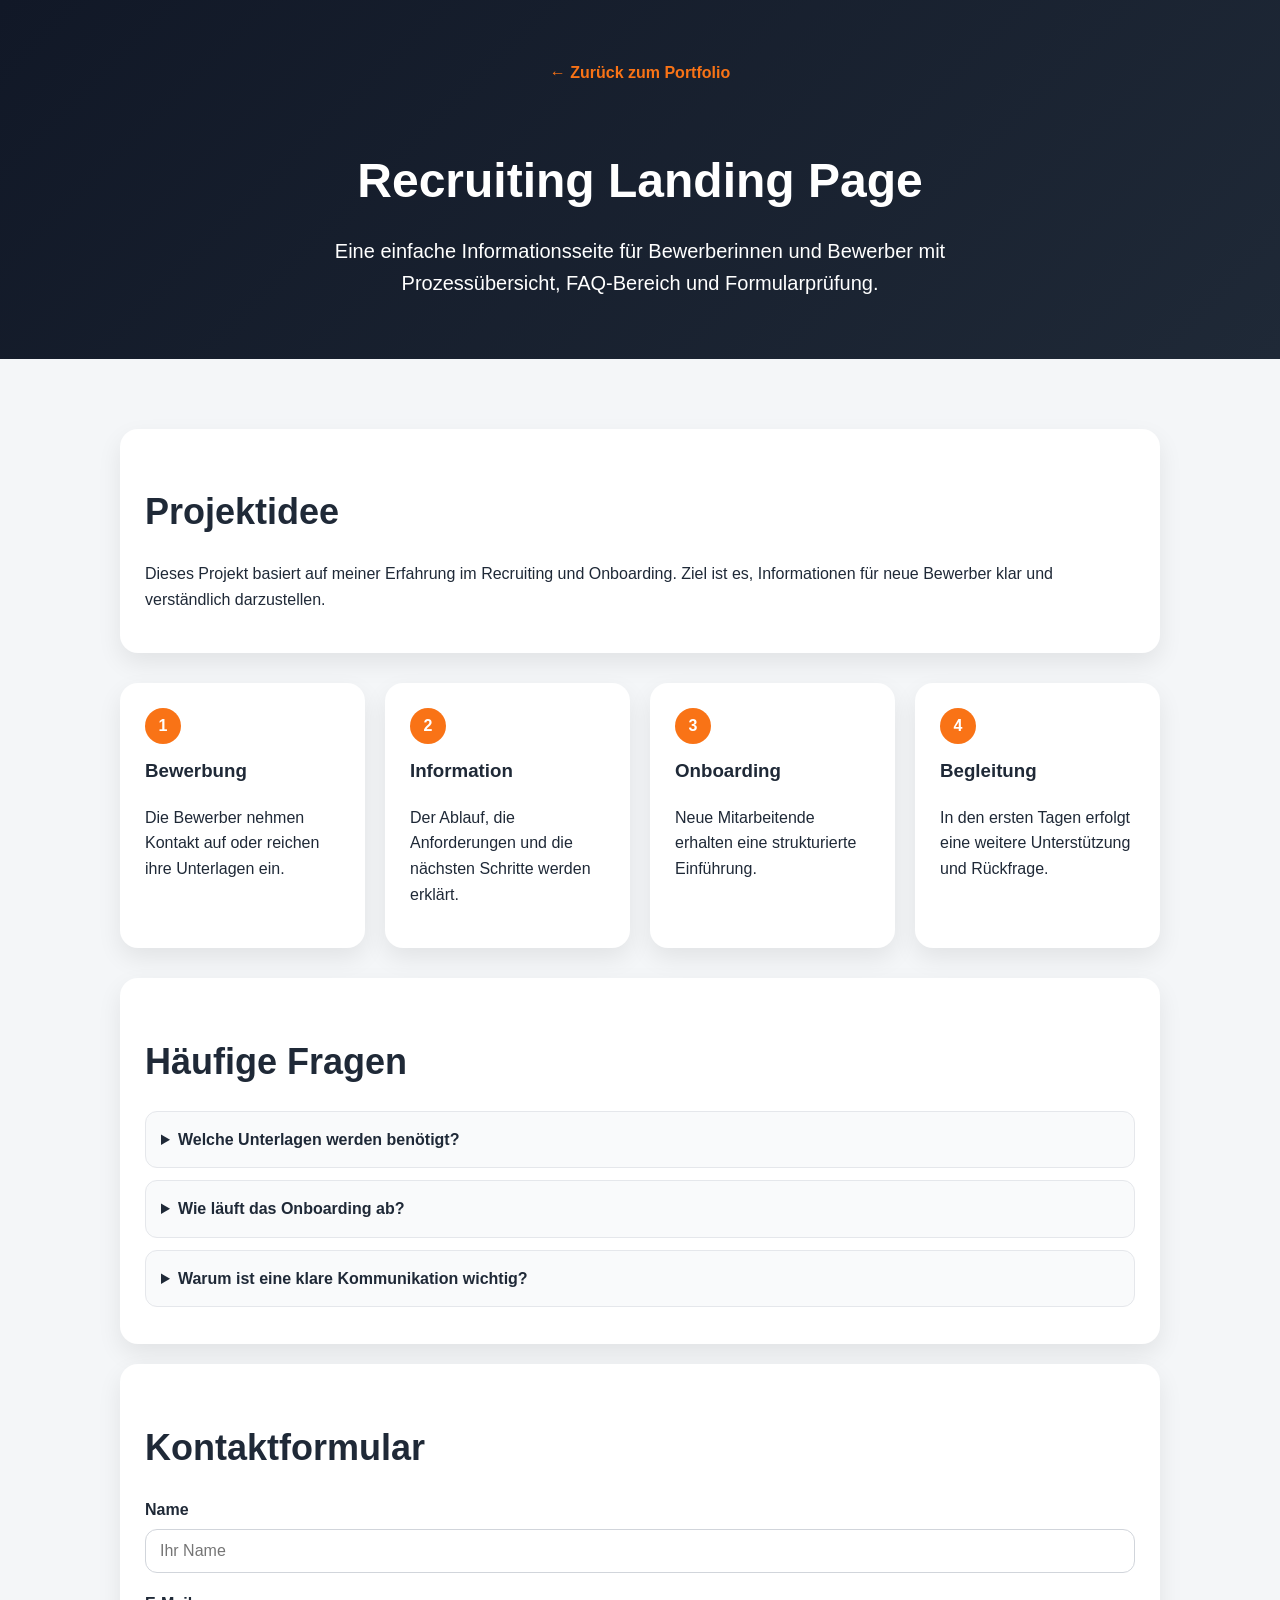
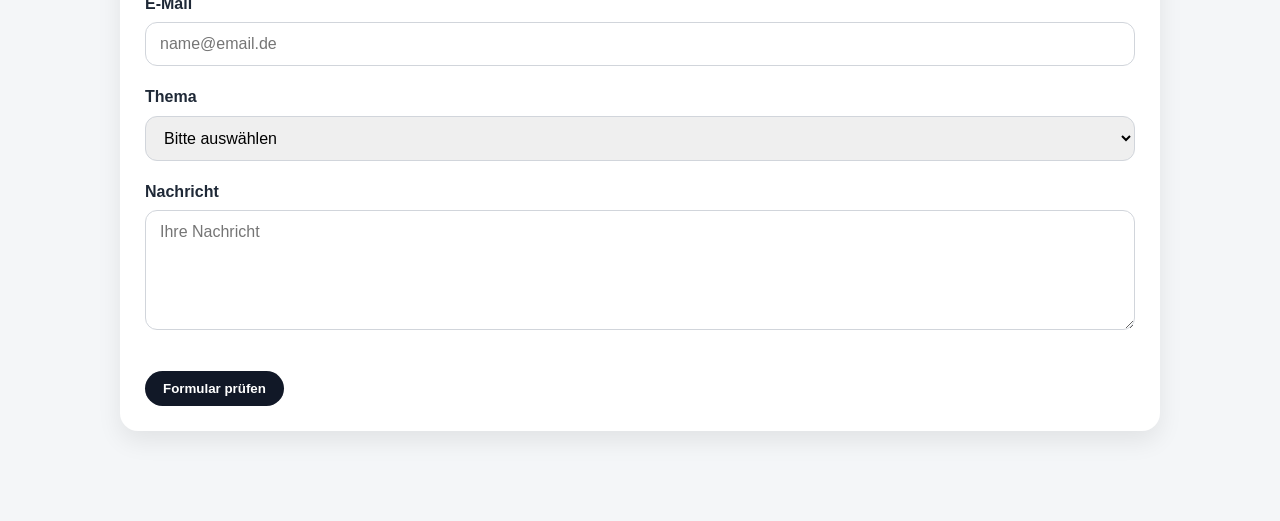
<file: projects/recruiting-landing.html>
<!DOCTYPE html>
<html lang="de">
<head>
  <meta charset="UTF-8">
  <meta name="viewport" content="width=device-width, initial-scale=1.0">
  <title>Recruiting Landing Page | Rafael Landívar</title>
  <link rel="stylesheet" href="../style.css">
</head>
<body>

  <header class="project-header">
    <a href="../index.html" class="back-link">← Zurück zum Portfolio</a>
    <h1>Recruiting Landing Page</h1>
    <p>
      Eine einfache Informationsseite für Bewerberinnen und Bewerber mit Prozessübersicht,
      FAQ-Bereich und Formularprüfung.
    </p>
  </header>

  <main class="section">

    <div class="project-card">
      <h2>Projektidee</h2>
      <p>
        Dieses Projekt basiert auf meiner Erfahrung im Recruiting und Onboarding.
        Ziel ist es, Informationen für neue Bewerber klar und verständlich darzustellen.
      </p>
    </div>

    <div class="process-grid">
      <div class="process-step">
        <span>1</span>
        <h3>Bewerbung</h3>
        <p>Die Bewerber nehmen Kontakt auf oder reichen ihre Unterlagen ein.</p>
      </div>

      <div class="process-step">
        <span>2</span>
        <h3>Information</h3>
        <p>Der Ablauf, die Anforderungen und die nächsten Schritte werden erklärt.</p>
      </div>

      <div class="process-step">
        <span>3</span>
        <h3>Onboarding</h3>
        <p>Neue Mitarbeitende erhalten eine strukturierte Einführung.</p>
      </div>

      <div class="process-step">
        <span>4</span>
        <h3>Begleitung</h3>
        <p>In den ersten Tagen erfolgt eine weitere Unterstützung und Rückfrage.</p>
      </div>
    </div>

    <div class="project-card">
      <h2>Häufige Fragen</h2>

      <details>
        <summary>Welche Unterlagen werden benötigt?</summary>
        <p>In der Regel werden Kontaktdaten, Ausweisdokumente und relevante Nachweise benötigt.</p>
      </details>

      <details>
        <summary>Wie läuft das Onboarding ab?</summary>
        <p>Neue Mitarbeitende erhalten eine Einführung, wichtige Informationen und eine erste Begleitung.</p>
      </details>

      <details>
        <summary>Warum ist eine klare Kommunikation wichtig?</summary>
        <p>Sie hilft dabei, Unsicherheit zu reduzieren und den Einstieg einfacher zu machen.</p>
      </details>
    </div>

    <div class="project-card">
      <h2>Kontaktformular</h2>

      <form id="contactForm" class="contact-form">
        <label>
          Name
          <input type="text" id="name" placeholder="Ihr Name">
        </label>

        <label>
          E-Mail
          <input type="email" id="email" placeholder="name@email.de">
        </label>

        <label>
          Thema
          <select id="topic">
            <option value="">Bitte auswählen</option>
            <option value="bewerbung">Bewerbung</option>
            <option value="onboarding">Onboarding</option>
            <option value="unterlagen">Unterlagen</option>
          </select>
        </label>

        <label>
          Nachricht
          <textarea id="message" placeholder="Ihre Nachricht"></textarea>
        </label>

        <p id="formMessage" class="form-message"></p>

        <button type="submit" class="button-small form-button">
          Formular prüfen
        </button>
      </form>
    </div>

  </main>

  <script src="recruiting.js"></script>
</body>
</html>
</file>
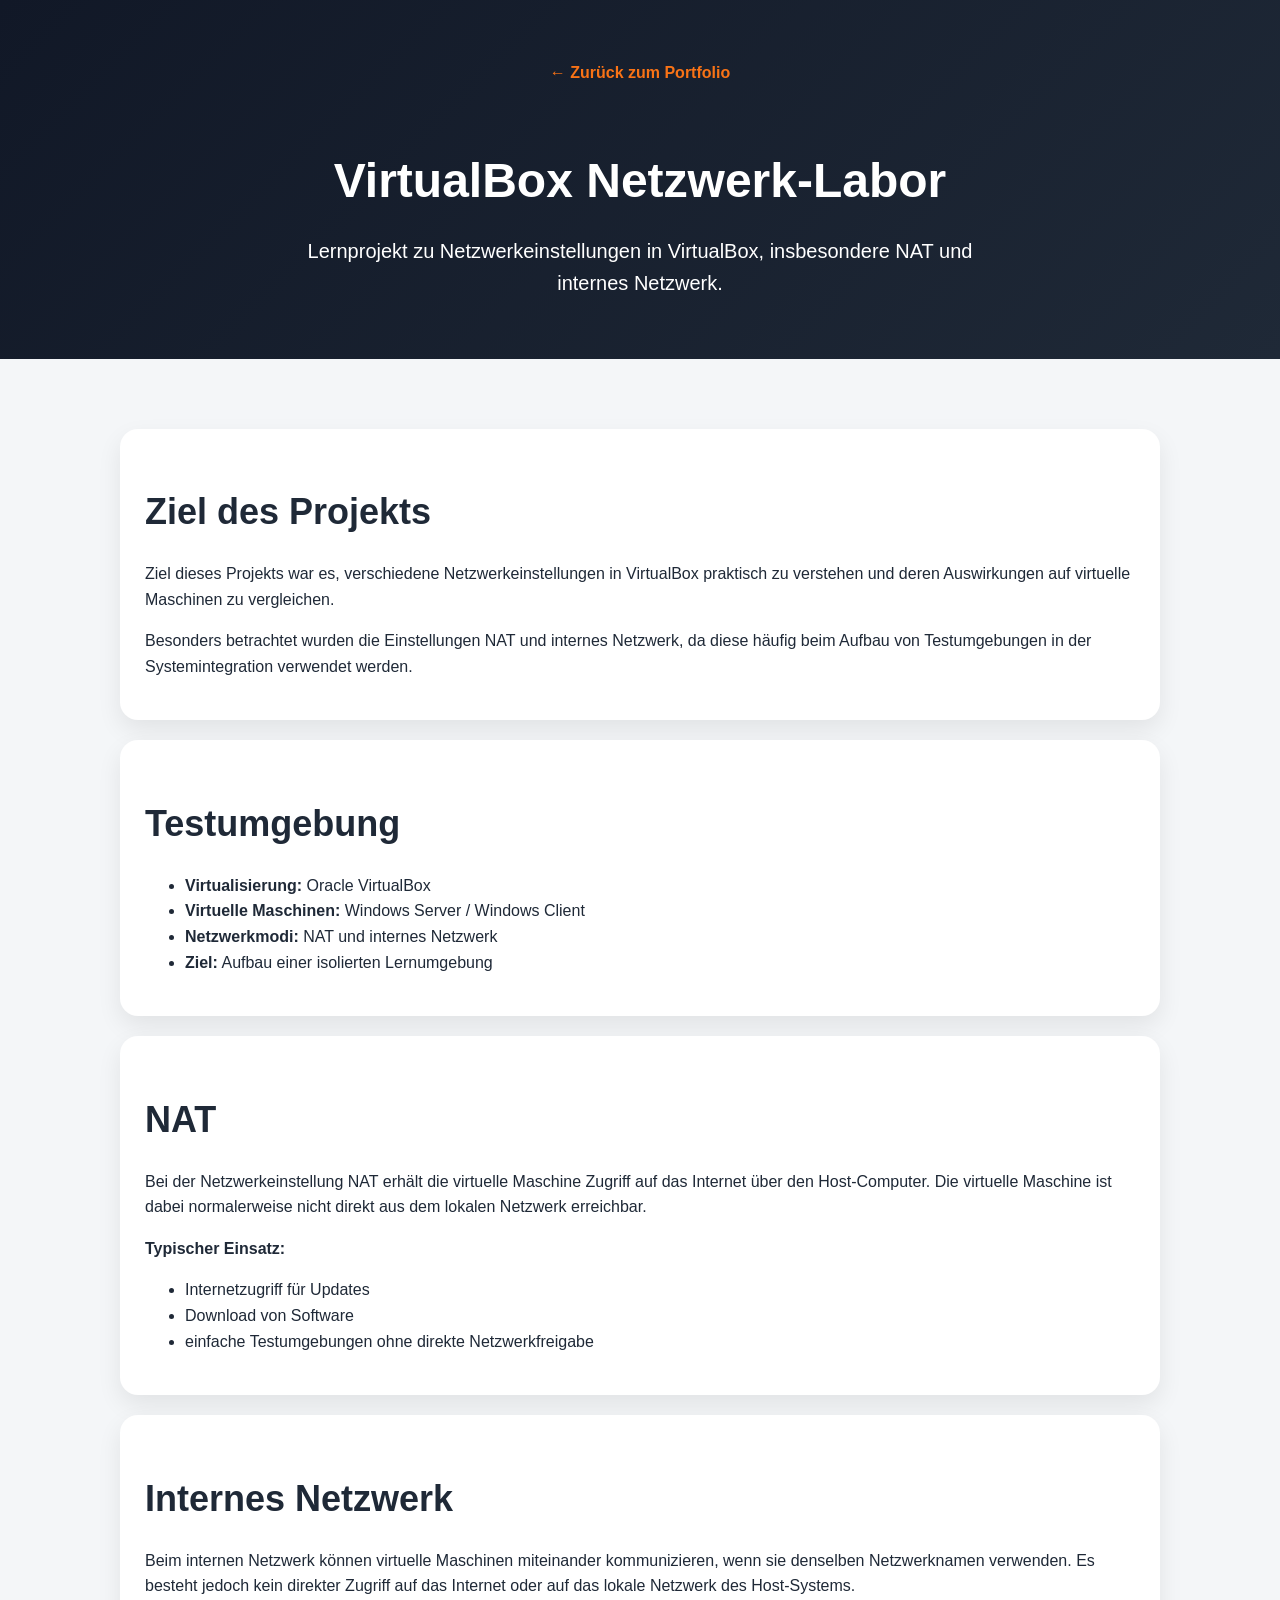
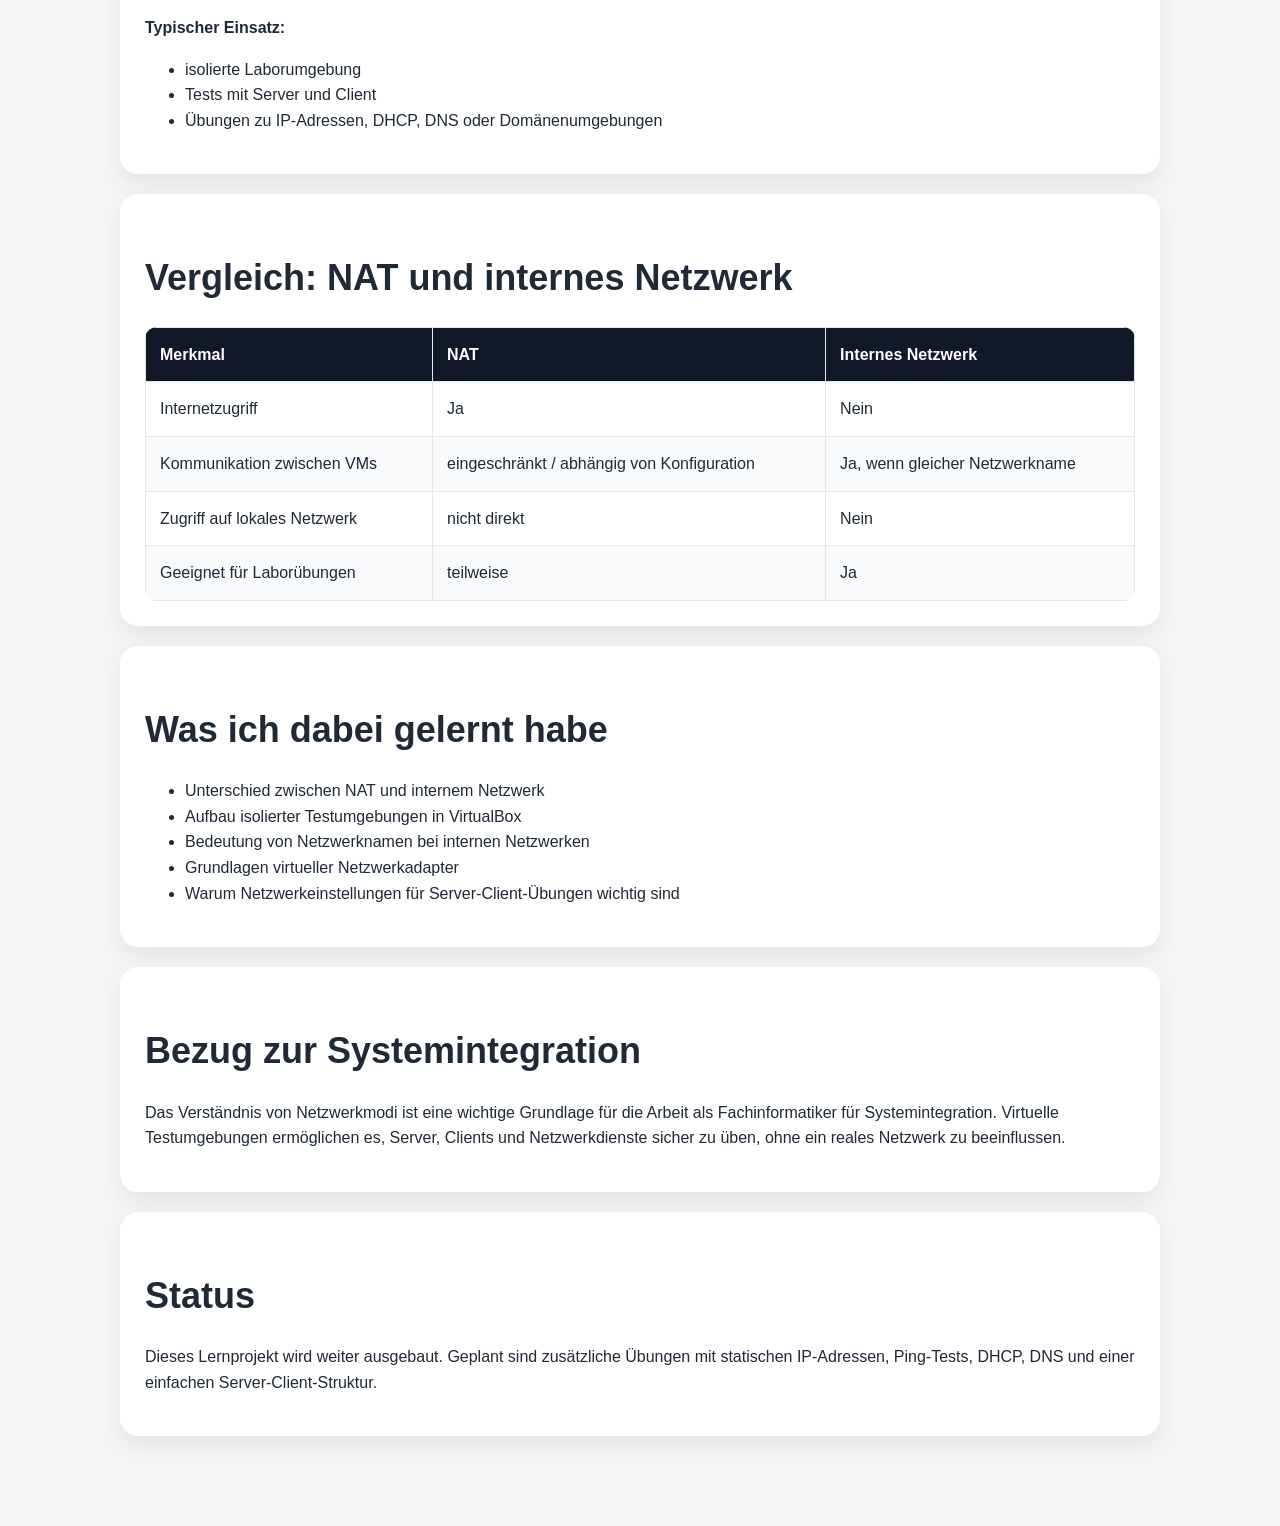
<file: projects/virtualbox-netzwerk.html>
<!DOCTYPE html>
<html lang="de">
<head>
  <meta charset="UTF-8">
  <meta name="viewport" content="width=device-width, initial-scale=1.0">
  <title>VirtualBox Netzwerk-Labor | Rafael Landívar</title>
  <link rel="stylesheet" href="../style.css">
</head>
<body>

  <header class="project-header">
    <a href="../index.html" class="back-link">← Zurück zum Portfolio</a>
    <h1>VirtualBox Netzwerk-Labor</h1>
    <p>
      Lernprojekt zu Netzwerkeinstellungen in VirtualBox, insbesondere NAT und internes Netzwerk.
    </p>
  </header>

  <main class="section">

    <div class="project-card">
      <h2>Ziel des Projekts</h2>
      <p>
        Ziel dieses Projekts war es, verschiedene Netzwerkeinstellungen in VirtualBox
        praktisch zu verstehen und deren Auswirkungen auf virtuelle Maschinen zu vergleichen.
      </p>
      <p>
        Besonders betrachtet wurden die Einstellungen NAT und internes Netzwerk, da diese
        häufig beim Aufbau von Testumgebungen in der Systemintegration verwendet werden.
      </p>
    </div>

    <div class="project-card">
      <h2>Testumgebung</h2>
      <ul>
        <li><strong>Virtualisierung:</strong> Oracle VirtualBox</li>
        <li><strong>Virtuelle Maschinen:</strong> Windows Server / Windows Client</li>
        <li><strong>Netzwerkmodi:</strong> NAT und internes Netzwerk</li>
        <li><strong>Ziel:</strong> Aufbau einer isolierten Lernumgebung</li>
      </ul>
    </div>

    <div class="project-card">
      <h2>NAT</h2>
      <p>
        Bei der Netzwerkeinstellung NAT erhält die virtuelle Maschine Zugriff auf das Internet
        über den Host-Computer. Die virtuelle Maschine ist dabei normalerweise nicht direkt
        aus dem lokalen Netzwerk erreichbar.
      </p>

      <p><strong>Typischer Einsatz:</strong></p>
      <ul>
        <li>Internetzugriff für Updates</li>
        <li>Download von Software</li>
        <li>einfache Testumgebungen ohne direkte Netzwerkfreigabe</li>
      </ul>
    </div>

    <div class="project-card">
      <h2>Internes Netzwerk</h2>
      <p>
        Beim internen Netzwerk können virtuelle Maschinen miteinander kommunizieren,
        wenn sie denselben Netzwerknamen verwenden. Es besteht jedoch kein direkter Zugriff
        auf das Internet oder auf das lokale Netzwerk des Host-Systems.
      </p>

      <p><strong>Typischer Einsatz:</strong></p>
      <ul>
        <li>isolierte Laborumgebung</li>
        <li>Tests mit Server und Client</li>
        <li>Übungen zu IP-Adressen, DHCP, DNS oder Domänenumgebungen</li>
      </ul>
    </div>

    <div class="project-card">
      <h2>Vergleich: NAT und internes Netzwerk</h2>

      <table class="info-table">
        <thead>
          <tr>
            <th>Merkmal</th>
            <th>NAT</th>
            <th>Internes Netzwerk</th>
          </tr>
        </thead>
        <tbody>
          <tr>
            <td>Internetzugriff</td>
            <td>Ja</td>
            <td>Nein</td>
          </tr>
          <tr>
            <td>Kommunikation zwischen VMs</td>
            <td>eingeschränkt / abhängig von Konfiguration</td>
            <td>Ja, wenn gleicher Netzwerkname</td>
          </tr>
          <tr>
            <td>Zugriff auf lokales Netzwerk</td>
            <td>nicht direkt</td>
            <td>Nein</td>
          </tr>
          <tr>
            <td>Geeignet für Laborübungen</td>
            <td>teilweise</td>
            <td>Ja</td>
          </tr>
        </tbody>
      </table>
    </div>

    <div class="project-card">
      <h2>Was ich dabei gelernt habe</h2>
      <ul>
        <li>Unterschied zwischen NAT und internem Netzwerk</li>
        <li>Aufbau isolierter Testumgebungen in VirtualBox</li>
        <li>Bedeutung von Netzwerknamen bei internen Netzwerken</li>
        <li>Grundlagen virtueller Netzwerkadapter</li>
        <li>Warum Netzwerkeinstellungen für Server-Client-Übungen wichtig sind</li>
      </ul>
    </div>

    <div class="project-card">
      <h2>Bezug zur Systemintegration</h2>
      <p>
        Das Verständnis von Netzwerkmodi ist eine wichtige Grundlage für die Arbeit
        als Fachinformatiker für Systemintegration. Virtuelle Testumgebungen ermöglichen
        es, Server, Clients und Netzwerkdienste sicher zu üben, ohne ein reales Netzwerk
        zu beeinflussen.
      </p>
    </div>

    <div class="project-card">
      <h2>Status</h2>
      <p>
        Dieses Lernprojekt wird weiter ausgebaut. Geplant sind zusätzliche Übungen mit
        statischen IP-Adressen, Ping-Tests, DHCP, DNS und einer einfachen Server-Client-Struktur.
      </p>
    </div>

  </main>

</body>
</html>
</file>
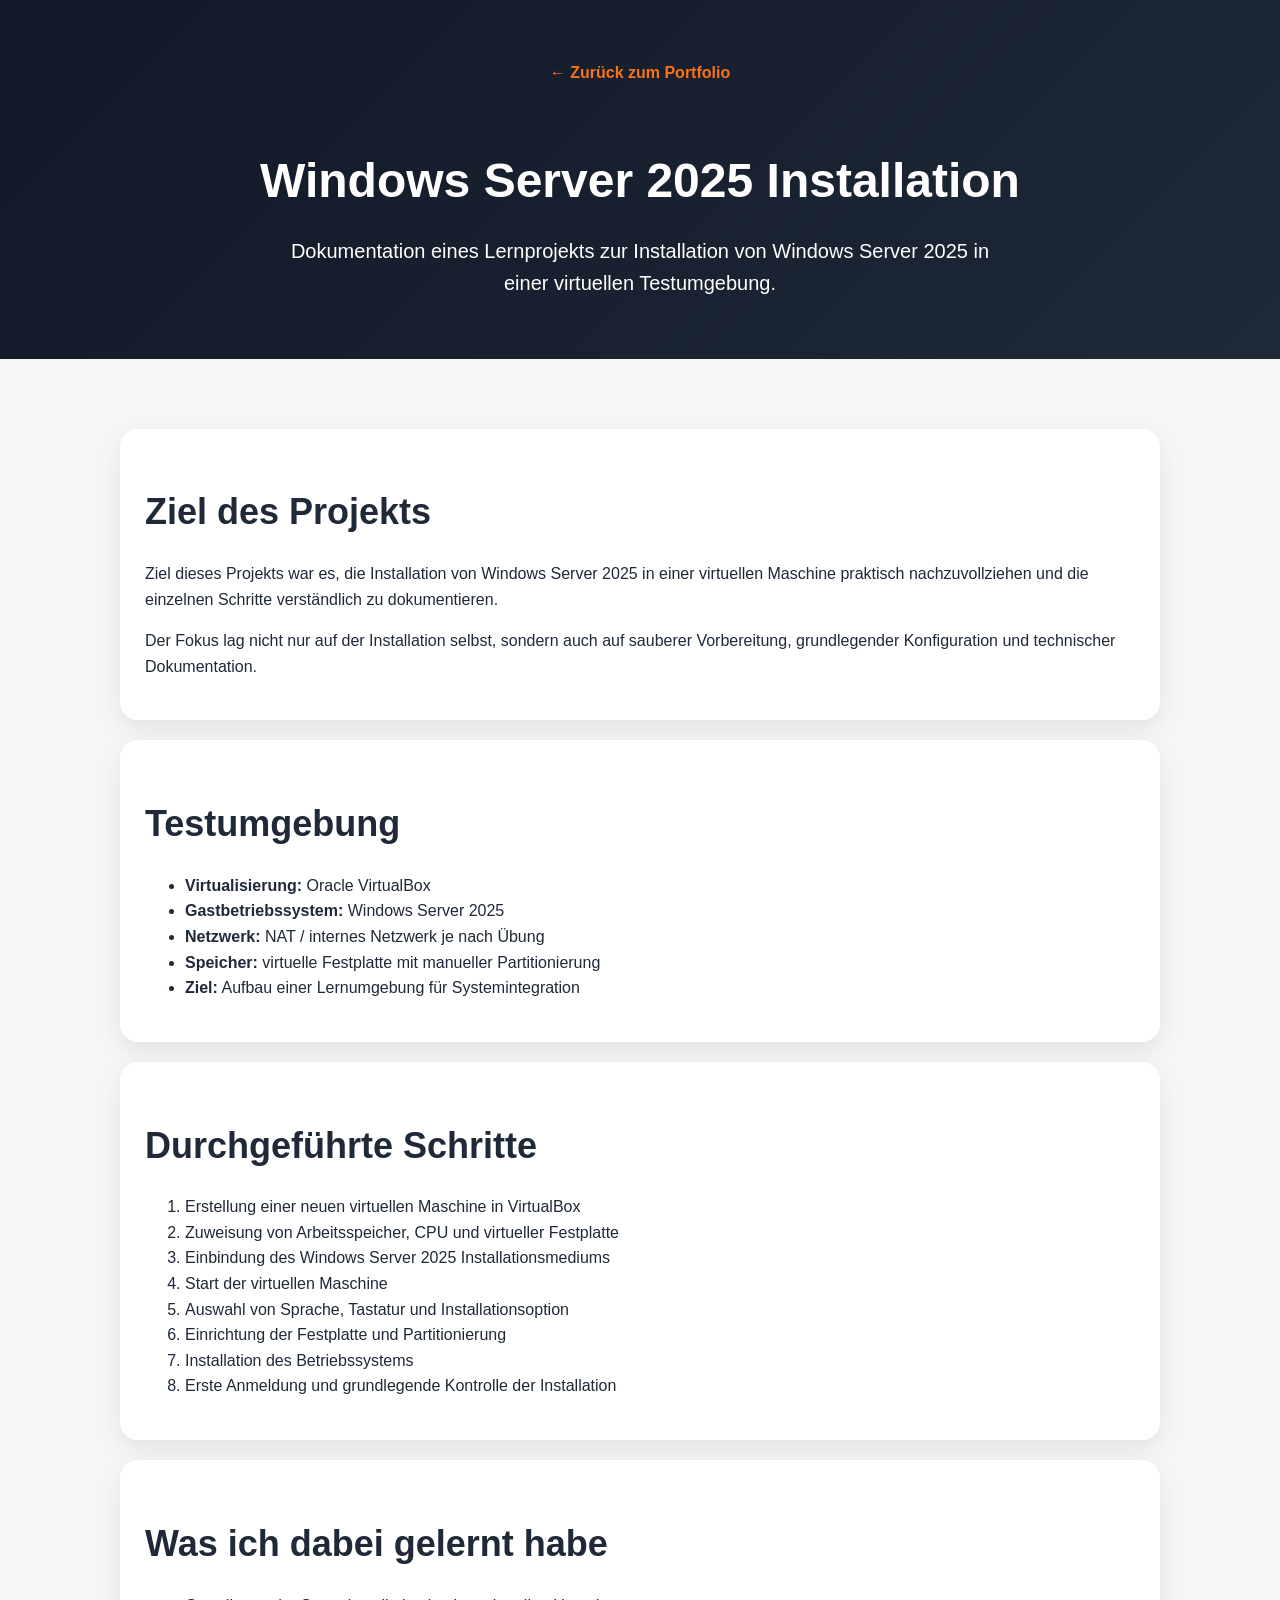
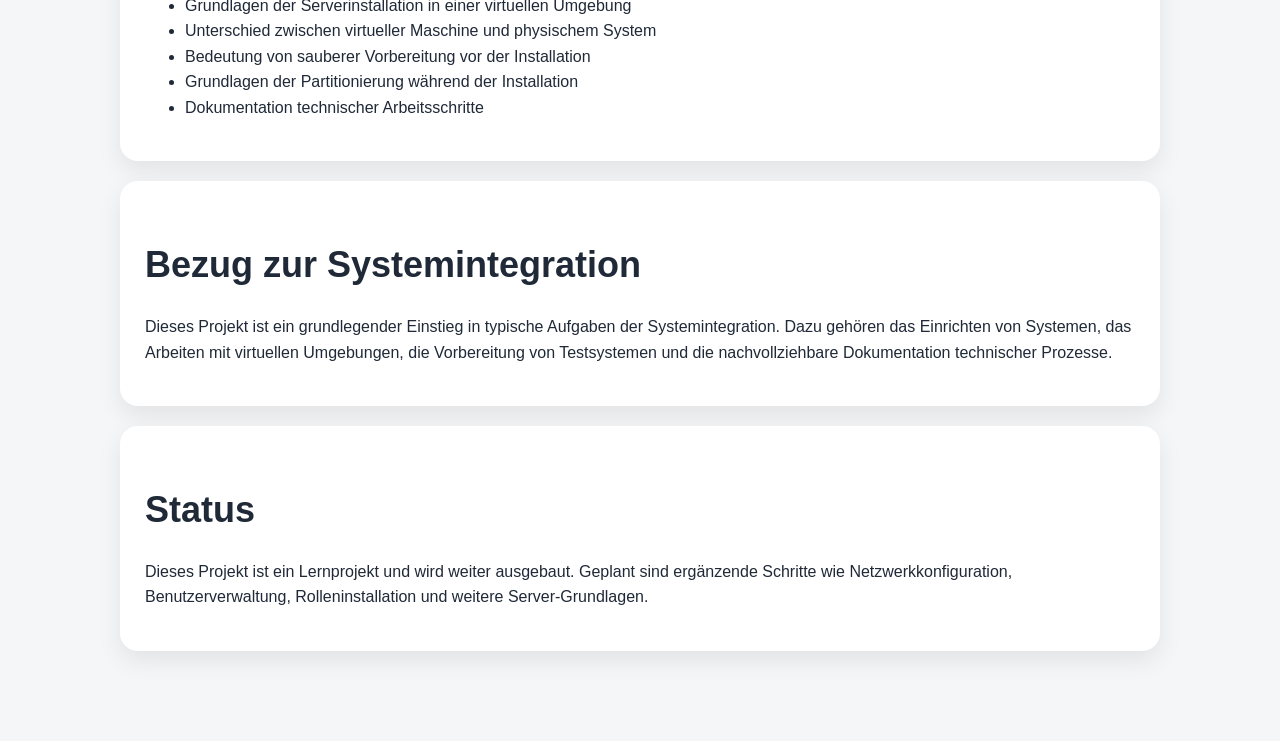
<file: projects/windows-server-2025.html>
<!DOCTYPE html>
<html lang="de">
<head>
  <meta charset="UTF-8">
  <meta name="viewport" content="width=device-width, initial-scale=1.0">
  <title>Windows Server 2025 Installation | Rafael Landívar</title>
  <link rel="stylesheet" href="../style.css">
</head>
<body>

  <header class="project-header">
    <a href="../index.html" class="back-link">← Zurück zum Portfolio</a>
    <h1>Windows Server 2025 Installation</h1>
    <p>
      Dokumentation eines Lernprojekts zur Installation von Windows Server 2025
      in einer virtuellen Testumgebung.
    </p>
  </header>

  <main class="section">

    <div class="project-card">
      <h2>Ziel des Projekts</h2>
      <p>
        Ziel dieses Projekts war es, die Installation von Windows Server 2025
        in einer virtuellen Maschine praktisch nachzuvollziehen und die einzelnen
        Schritte verständlich zu dokumentieren.
      </p>
      <p>
        Der Fokus lag nicht nur auf der Installation selbst, sondern auch auf
        sauberer Vorbereitung, grundlegender Konfiguration und technischer Dokumentation.
      </p>
    </div>

    <div class="project-card">
      <h2>Testumgebung</h2>
      <ul>
        <li><strong>Virtualisierung:</strong> Oracle VirtualBox</li>
        <li><strong>Gastbetriebssystem:</strong> Windows Server 2025</li>
        <li><strong>Netzwerk:</strong> NAT / internes Netzwerk je nach Übung</li>
        <li><strong>Speicher:</strong> virtuelle Festplatte mit manueller Partitionierung</li>
        <li><strong>Ziel:</strong> Aufbau einer Lernumgebung für Systemintegration</li>
      </ul>
    </div>

    <div class="project-card">
      <h2>Durchgeführte Schritte</h2>
      <ol>
        <li>Erstellung einer neuen virtuellen Maschine in VirtualBox</li>
        <li>Zuweisung von Arbeitsspeicher, CPU und virtueller Festplatte</li>
        <li>Einbindung des Windows Server 2025 Installationsmediums</li>
        <li>Start der virtuellen Maschine</li>
        <li>Auswahl von Sprache, Tastatur und Installationsoption</li>
        <li>Einrichtung der Festplatte und Partitionierung</li>
        <li>Installation des Betriebssystems</li>
        <li>Erste Anmeldung und grundlegende Kontrolle der Installation</li>
      </ol>
    </div>

    <div class="project-card">
      <h2>Was ich dabei gelernt habe</h2>
      <ul>
        <li>Grundlagen der Serverinstallation in einer virtuellen Umgebung</li>
        <li>Unterschied zwischen virtueller Maschine und physischem System</li>
        <li>Bedeutung von sauberer Vorbereitung vor der Installation</li>
        <li>Grundlagen der Partitionierung während der Installation</li>
        <li>Dokumentation technischer Arbeitsschritte</li>
      </ul>
    </div>

    <div class="project-card">
      <h2>Bezug zur Systemintegration</h2>
      <p>
        Dieses Projekt ist ein grundlegender Einstieg in typische Aufgaben der
        Systemintegration. Dazu gehören das Einrichten von Systemen, das Arbeiten
        mit virtuellen Umgebungen, die Vorbereitung von Testsystemen und die
        nachvollziehbare Dokumentation technischer Prozesse.
      </p>
    </div>

    <div class="project-card">
      <h2>Status</h2>
      <p>
        Dieses Projekt ist ein Lernprojekt und wird weiter ausgebaut. Geplant sind
        ergänzende Schritte wie Netzwerkkonfiguration, Benutzerverwaltung,
        Rolleninstallation und weitere Server-Grundlagen.
      </p>
    </div>

  </main>

</body>
</html>
</file>
<file: style.css>
* {
  box-sizing: border-box;
}

body {
  margin: 0;
  font-family: Arial, Helvetica, sans-serif;
  color: #1f2937;
  background-color: #f4f6f8;
  line-height: 1.6;
}

.hero {
  min-height: 100vh;
  background: linear-gradient(135deg, #111827, #1f2937);
  color: white;
  padding: 30px;
}

.navbar {
  max-width: 1100px;
  margin: 0 auto;
  display: flex;
  justify-content: space-between;
  gap: 20px;
  align-items: center;
}

.navbar a {
  color: white;
  text-decoration: none;
  margin-left: 20px;
  font-weight: bold;
}

.navbar a:hover {
  color: #f97316;
}

.hero-content {
  max-width: 900px;
  margin: 140px auto 0;
}

.subtitle {
  color: #f97316;
  font-weight: bold;
  text-transform: uppercase;
  letter-spacing: 1px;
}

.hero h1 {
  font-size: 56px;
  line-height: 1.1;
  margin-bottom: 20px;
}

.hero p {
  font-size: 20px;
  max-width: 700px;
}

.button {
  display: inline-block;
  margin-top: 25px;
  background-color: #f97316;
  color: white;
  padding: 14px 24px;
  border-radius: 30px;
  text-decoration: none;
  font-weight: bold;
}

.button:hover {
  background-color: #ea580c;
}

.section {
  max-width: 1100px;
  margin: 0 auto;
  padding: 70px 30px;
}

.section h2 {
  font-size: 36px;
  margin-bottom: 20px;
}

.project-card {
  background-color: white;
  padding: 25px;
  margin-bottom: 20px;
  border-radius: 18px;
  box-shadow: 0 10px 25px rgba(0,0,0,0.08);
}

.project-card h3 {
  margin-top: 0;
  color: #111827;
}

.highlight-card {
  border-left: 6px solid #f97316;
  background: linear-gradient(90deg, #ffffff, #fff7ed);
}

.highlight-card h3 {
  color: #111827;
}

.skills {
  display: flex;
  flex-wrap: wrap;
  gap: 12px;
  padding: 0;
  list-style: none;
}

.skills li {
  background-color: white;
  padding: 12px 18px;
  border-radius: 30px;
  font-weight: bold;
  box-shadow: 0 5px 15px rgba(0,0,0,0.06);
}

.contact {
  background-color: white;
  border-radius: 20px;
  margin-bottom: 50px;
}

.contact a {
  color: #f97316;
  font-weight: bold;
}

footer {
  text-align: center;
  padding: 25px;
  background-color: #111827;
  color: white;
}

/* Botones pequeños */

.button-small {
  display: inline-block;
  margin-top: 15px;
  background-color: #111827;
  color: white;
  padding: 10px 18px;
  border-radius: 25px;
  text-decoration: none;
  font-weight: bold;
}

.button-small:hover {
  background-color: #f97316;
  color: white;
}

/* Páginas de proyectos */

.project-header {
  background: linear-gradient(135deg, #111827, #1f2937);
  color: white;
  padding: 60px 30px;
  text-align: center;
}

.project-header h1 {
  font-size: 48px;
  margin-bottom: 15px;
}

.project-header p {
  max-width: 700px;
  margin: 0 auto;
  font-size: 20px;
}

.back-link {
  display: inline-block;
  color: #f97316;
  text-decoration: none;
  font-weight: bold;
  margin-bottom: 25px;
}

/* Onboarding Checkliste */

.progress-container {
  width: 100%;
  height: 18px;
  background-color: #e5e7eb;
  border-radius: 30px;
  overflow: hidden;
  margin-top: 15px;
}

.progress-bar {
  width: 0%;
  height: 100%;
  background-color: #f97316;
  transition: width 0.3s ease;
}

.check-item {
  display: block;
  background-color: #f9fafb;
  padding: 14px 16px;
  border-radius: 12px;
  margin-bottom: 12px;
  cursor: pointer;
  border: 1px solid #e5e7eb;
}

.check-item:hover {
  background-color: #fff7ed;
}

.check-item input {
  margin-right: 10px;
}

.reset-button {
  border: none;
  margin-top: 20px;
  cursor: pointer;
  font-family: inherit;
}

/* Recruiting Landing Page */

.process-grid {
  display: grid;
  grid-template-columns: repeat(4, 1fr);
  gap: 20px;
  margin: 30px 0;
}

.process-step {
  background-color: white;
  padding: 25px;
  border-radius: 18px;
  box-shadow: 0 10px 25px rgba(0,0,0,0.08);
}

.process-step span {
  display: inline-flex;
  justify-content: center;
  align-items: center;
  background-color: #f97316;
  color: white;
  width: 36px;
  height: 36px;
  border-radius: 50%;
  font-weight: bold;
  margin-bottom: 12px;
}

.process-step h3 {
  margin-top: 0;
}

details {
  background-color: #f9fafb;
  padding: 15px;
  border-radius: 12px;
  margin-bottom: 12px;
  border: 1px solid #e5e7eb;
}

summary {
  cursor: pointer;
  font-weight: bold;
}

.contact-form {
  display: grid;
  gap: 18px;
}

.contact-form label {
  font-weight: bold;
}

.contact-form input,
.contact-form select,
.contact-form textarea {
  width: 100%;
  margin-top: 6px;
  padding: 12px 14px;
  border: 1px solid #d1d5db;
  border-radius: 12px;
  font-family: inherit;
  font-size: 16px;
}

.contact-form textarea {
  min-height: 120px;
  resize: vertical;
}

.form-button {
  border: none;
  cursor: pointer;
  font-family: inherit;
  width: fit-content;
}

#formMessage {
  margin: 0;
  padding: 12px;
  border-radius: 12px;
  font-weight: bold;
  display: none;
}

#formMessage.error {
  display: block;
  background-color: #fee2e2;
  color: #991b1b;
  border: 1px solid #fca5a5;
}

#formMessage.success {
  display: block;
  background-color: #dcfce7;
  color: #166534;
  border: 1px solid #86efac;
}

/* Mini Dashboard */

.dashboard-cards {
  display: grid;
  grid-template-columns: repeat(4, 1fr);
  gap: 20px;
  margin: 30px 0;
}

.dashboard-card {
  background-color: white;
  padding: 25px;
  border-radius: 18px;
  text-align: center;
  box-shadow: 0 10px 25px rgba(0,0,0,0.08);
}

.dashboard-card h3 {
  font-size: 42px;
  margin: 0;
  color: #f97316;
}

.dashboard-card p {
  margin-bottom: 0;
  font-weight: bold;
}

.filter-buttons {
  display: flex;
  flex-wrap: wrap;
  gap: 12px;
  margin-bottom: 25px;
}

.filter-button {
  border: none;
  background-color: #e5e7eb;
  color: #111827;
  padding: 10px 18px;
  border-radius: 25px;
  font-weight: bold;
  cursor: pointer;
  font-family: inherit;
}

.filter-button:hover,
.filter-button.active {
  background-color: #f97316;
  color: white;
}

.candidate-list {
  display: grid;
  grid-template-columns: repeat(2, 1fr);
  gap: 20px;
}

.candidate-card {
  background-color: #f9fafb;
  padding: 20px;
  border-radius: 16px;
  border: 1px solid #e5e7eb;
}

.candidate-card h3 {
  margin-top: 0;
}

/* Bike Shop Mini Store */

.shop-summary {
  display: grid;
  grid-template-columns: 1fr 320px;
  gap: 25px;
  align-items: start;
  margin-bottom: 30px;
}

.cart-box {
  background-color: #111827;
  color: white;
  padding: 25px;
  border-radius: 18px;
  box-shadow: 0 10px 25px rgba(0,0,0,0.08);
}

.cart-box h3 {
  margin-top: 0;
}

.product-list {
  display: grid;
  grid-template-columns: repeat(3, 1fr);
  gap: 25px;
}

.product-card {
  background-color: white;
  padding: 25px;
  border-radius: 18px;
  box-shadow: 0 10px 25px rgba(0,0,0,0.08);
  border: 1px solid #e5e7eb;
}

.bike-icon {
  font-size: 42px;
  margin-bottom: 10px;
}

.product-card h3 {
  margin-top: 0;
}

.product-category {
  display: inline-block;
  background-color: #fff7ed;
  color: #c2410c;
  padding: 6px 12px;
  border-radius: 20px;
  font-weight: bold;
  font-size: 14px;
}

.product-price {
  font-size: 22px;
  font-weight: bold;
  color: #111827;
}

.add-cart-button {
  border: none;
  cursor: pointer;
  font-family: inherit;
}

/* Responsive Design */

@media (max-width: 900px) {
  .process-grid {
    grid-template-columns: repeat(2, 1fr);
  }

  .dashboard-cards {
    grid-template-columns: repeat(2, 1fr);
  }

  .candidate-list {
    grid-template-columns: 1fr;
  }

  .shop-summary {
    grid-template-columns: 1fr;
  }

  .product-list {
    grid-template-columns: repeat(2, 1fr);
  }
}

@media (max-width: 700px) {
  .navbar {
    flex-direction: column;
    align-items: flex-start;
  }

  .navbar a {
    display: inline-block;
    margin: 5px 10px 5px 0;
  }

  .hero h1 {
    font-size: 38px;
  }

  .hero-content {
    margin-top: 90px;
  }
}

@media (max-width: 600px) {
  .process-grid {
    grid-template-columns: 1fr;
  }

  .dashboard-cards {
    grid-template-columns: 1fr;
  }

  .product-list {
    grid-template-columns: 1fr;
  }

  .project-header h1 {
    font-size: 36px;
  }
}.info-table {
  width: 100%;
  border-collapse: collapse;
  margin-top: 20px;
  overflow: hidden;
  border-radius: 12px;
}

.info-table th,
.info-table td {
  border: 1px solid #e5e7eb;
  padding: 14px;
  text-align: left;
}

.info-table th {
  background-color: #111827;
  color: white;
}

.info-table tr:nth-child(even) {
  background-color: #f9fafb;
}
.network-diagram {
  margin: 25px 0;
  padding: 25px;
  background-color: #f9fafb;
  border-radius: 18px;
  border: 1px solid #e5e7eb;
}

.diagram-box {
  background-color: white;
  border: 2px solid #f97316;
  border-radius: 14px;
  padding: 16px;
  text-align: center;
  font-weight: bold;
  box-shadow: 0 6px 16px rgba(0,0,0,0.06);
}

.diagram-box span {
  display: block;
  margin-top: 6px;
  color: #6b7280;
  font-size: 14px;
  font-weight: normal;
}

.main-box {
  max-width: 420px;
  margin: 0 auto;
  background-color: #111827;
  color: white;
  border-color: #111827;
}

.diagram-line {
  width: 4px;
  height: 35px;
  background-color: #f97316;
  margin: 0 auto;
}

.diagram-grid {
  display: grid;
  grid-template-columns: repeat(2, 1fr);
  gap: 20px;
}

@media (max-width: 700px) {
  .diagram-grid {
    grid-template-columns: 1fr;
  }
}
/* Netzwerkplanung Bürogebäude - Skizze */

.building-sketch {
  margin: 30px 0;
  padding: 25px;
  background-color: #f9fafb;
  border: 1px solid #e5e7eb;
  border-radius: 18px;
}

.floor {
  display: grid;
  grid-template-columns: 120px 1fr;
  gap: 18px;
  align-items: stretch;
  margin-bottom: 8px;
}

.floor-label {
  background-color: #111827;
  color: white;
  border-radius: 14px;
  padding: 20px 12px;
  font-weight: bold;
  text-align: center;
  display: flex;
  align-items: center;
  justify-content: center;
}

.floor-content {
  display: grid;
  grid-template-columns: 180px 1fr 110px;
  gap: 15px;
  align-items: stretch;
  background-color: white;
  border: 2px solid #e5e7eb;
  border-radius: 14px;
  padding: 15px;
}

.floor-distributor {
  background-color: #fff7ed;
  border: 2px solid #f97316;
  border-radius: 12px;
  padding: 16px 10px;
  text-align: center;
  font-weight: bold;
  display: flex;
  flex-direction: column;
  justify-content: center;
}

.floor-distributor span {
  display: block;
  color: #6b7280;
  font-size: 13px;
  margin-top: 6px;
  font-weight: normal;
}

.main-distributor {
  background-color: #111827;
  color: white;
  border-color: #111827;
}

.main-distributor span {
  color: #d1d5db;
}

.floor-rooms {
  display: grid;
  grid-template-columns: repeat(2, 1fr);
  gap: 10px;
}

.room {
  background-color: #f3f4f6;
  border: 1px solid #d1d5db;
  border-radius: 10px;
  padding: 12px;
  font-size: 14px;
}

.room strong {
  color: #111827;
}

.wlan-room {
  background-color: #eff6ff;
  border-color: #93c5fd;
}

.server-room {
  background-color: #ecfdf5;
  border-color: #86efac;
}

.wifi-box {
  background-color: #eff6ff;
  border: 2px dashed #2563eb;
  color: #1d4ed8;
  border-radius: 12px;
  padding: 12px;
  font-weight: bold;
  text-align: center;
  display: flex;
  align-items: center;
  justify-content: center;
}

.backbone-line {
  width: 6px;
  height: 28px;
  background-color: #f97316;
  margin-left: 57px;
  border-radius: 10px;
}

.legend {
  margin-top: 25px;
  display: grid;
  gap: 10px;
  background-color: white;
  border-radius: 14px;
  padding: 18px;
  border: 1px solid #e5e7eb;
  font-size: 14px;
}

.legend-line {
  display: inline-block;
  width: 36px;
  height: 5px;
  border-radius: 5px;
  margin-right: 8px;
  vertical-align: middle;
}

.legend-line.fiber {
  background-color: #f97316;
}

.legend-line.copper {
  background-color: #6b7280;
}

.legend-dot {
  display: inline-block;
  width: 16px;
  height: 16px;
  border: 3px dashed #2563eb;
  border-radius: 50%;
  margin-right: 8px;
  vertical-align: middle;
}

@media (max-width: 900px) {
  .floor {
    grid-template-columns: 1fr;
  }

  .floor-content {
    grid-template-columns: 1fr;
  }

  .floor-rooms {
    grid-template-columns: 1fr;
  }

  .backbone-line {
    margin: 0 auto;
  }
}
/* Netzwerkplanung - Excel ähnliche Übersicht */

.network-plan-table {
  width: 100%;
  border-collapse: collapse;
  margin-top: 20px;
  background-color: white;
  border-radius: 14px;
  overflow: hidden;
  box-shadow: 0 8px 20px rgba(0,0,0,0.06);
}

.network-plan-table th,
.network-plan-table td {
  border: 1px solid #d1d5db;
  padding: 14px;
  text-align: left;
  vertical-align: top;
  font-size: 14px;
}

.network-plan-table th {
  background-color: #111827;
  color: white;
  font-weight: bold;
}

.network-plan-table tr:nth-child(even) {
  background-color: #f9fafb;
}

.network-plan-table td:first-child {
  background-color: #fff7ed;
  color: #111827;
  font-weight: bold;
}

@media (max-width: 800px) {
  .network-plan-table {
    display: block;
    overflow-x: auto;
  }
}
/* IPv4 / IPv6 Lernprojekt */

.tcpip-stack {
  display: grid;
  gap: 12px;
  margin: 25px 0;
}

.stack-layer {
  background-color: #111827;
  color: white;
  border-radius: 14px;
  padding: 18px;
  display: grid;
  gap: 6px;
  border-left: 8px solid #f97316;
}

.stack-layer span {
  color: #d1d5db;
  font-size: 15px;
}

.subnet-example {
  display: grid;
  grid-template-columns: repeat(3, 1fr);
  gap: 15px;
  margin: 25px 0;
}

.subnet-example div {
  background-color: #f9fafb;
  border: 1px solid #e5e7eb;
  border-radius: 14px;
  padding: 18px;
}

.subnet-example span {
  display: block;
  color: #6b7280;
  font-size: 14px;
  margin-bottom: 8px;
}

.subnet-example strong {
  font-size: 18px;
  color: #111827;
}

.ipv6-grid {
  display: grid;
  grid-template-columns: repeat(4, 1fr);
  gap: 18px;
  margin: 25px 0;
}

.ipv6-card {
  background-color: #f9fafb;
  border: 1px solid #e5e7eb;
  border-radius: 16px;
  padding: 18px;
}

.ipv6-card h3 {
  margin-top: 0;
}

.ipv6-card p {
  font-weight: bold;
  color: #f97316;
}

.ipv6-card span {
  color: #6b7280;
  font-size: 14px;
}

@media (max-width: 900px) {
  .subnet-example,
  .ipv6-grid {
    grid-template-columns: repeat(2, 1fr);
  }
}

@media (max-width: 600px) {
  .subnet-example,
  .ipv6-grid {
    grid-template-columns: 1fr;
  }
}
</file>
